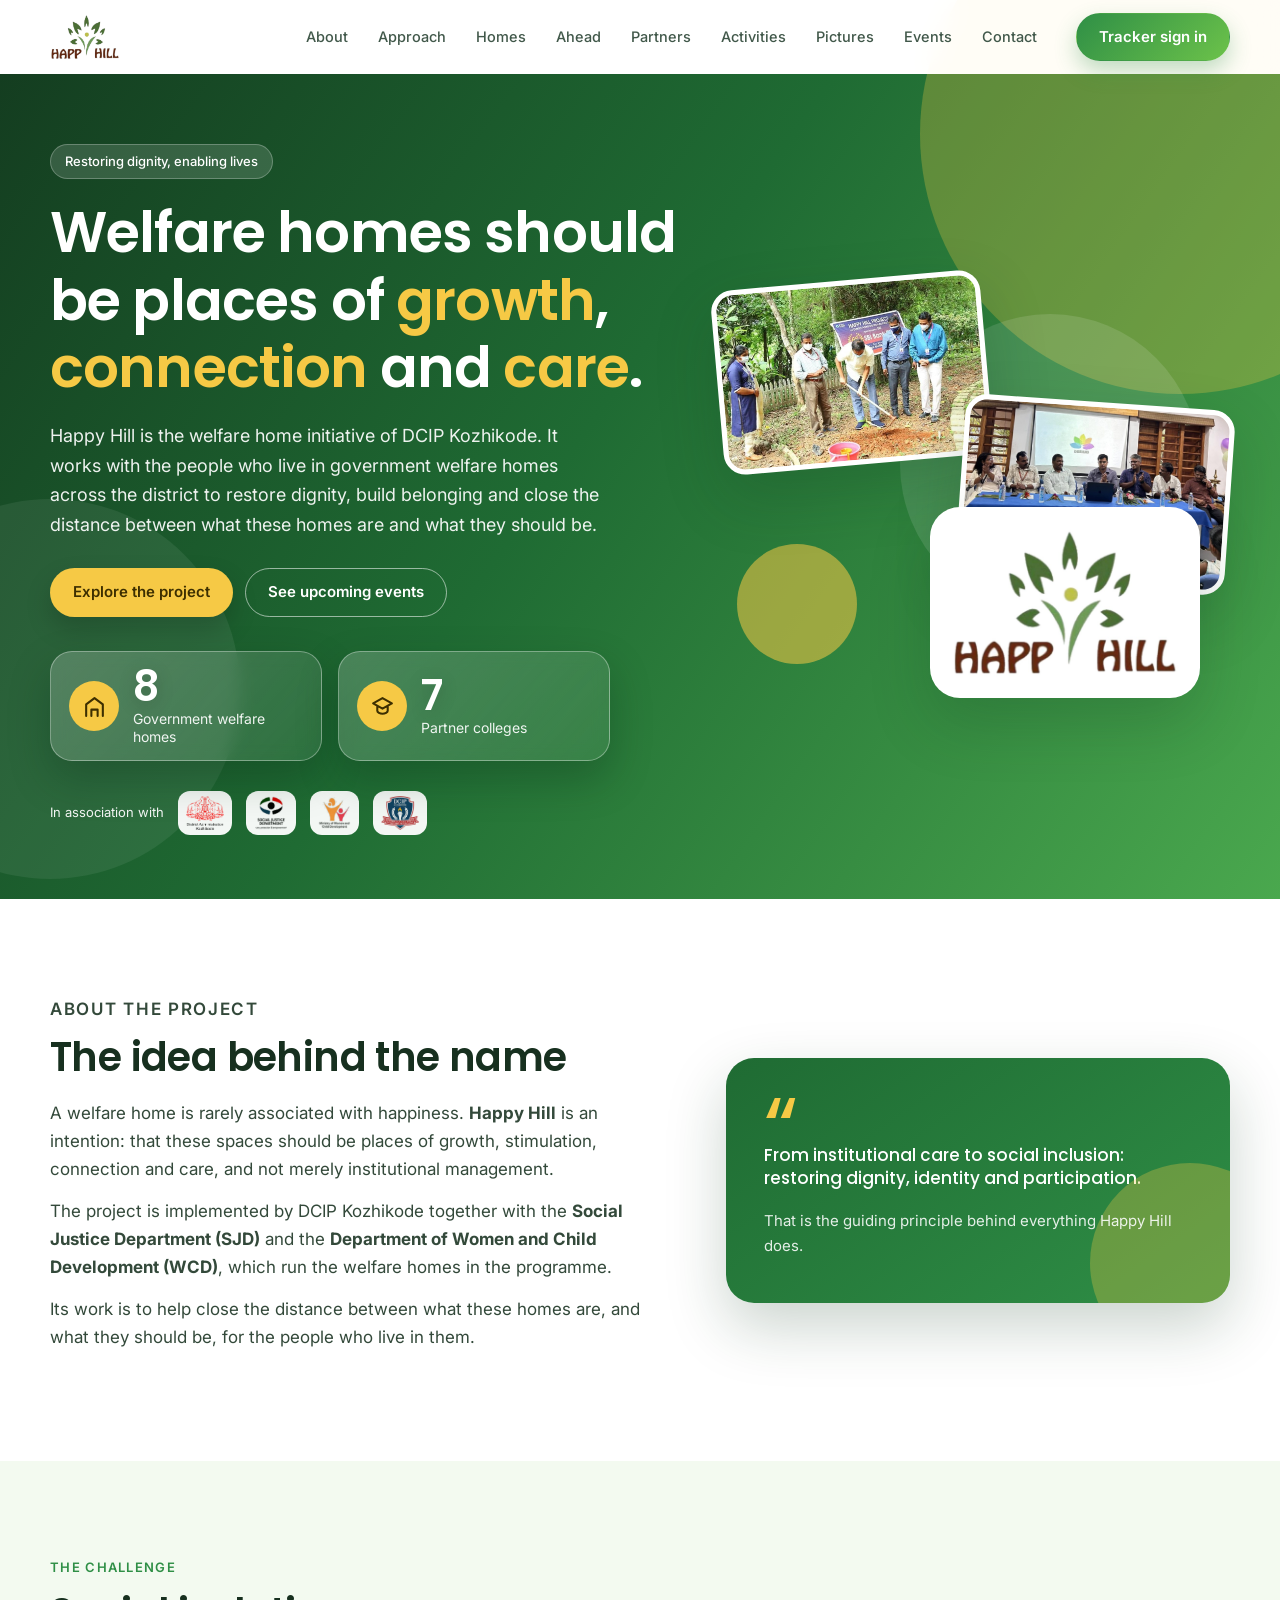
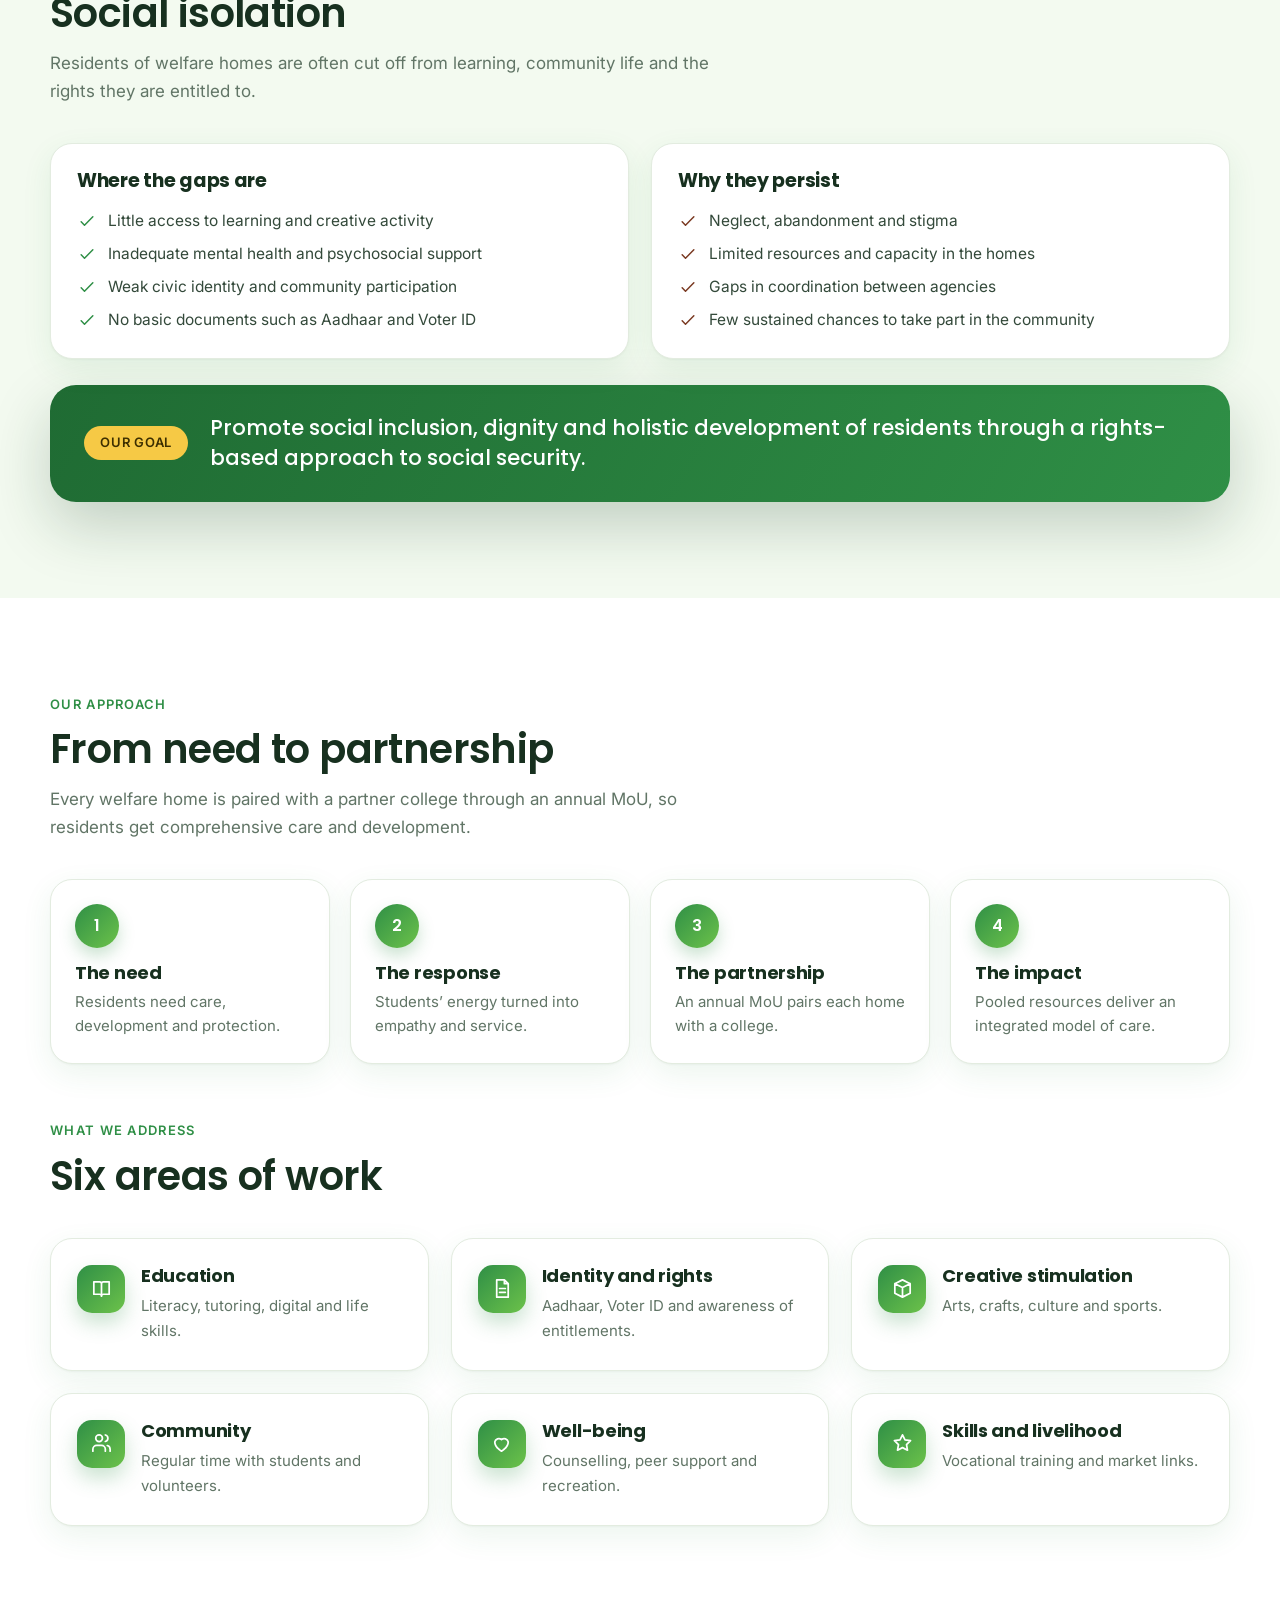
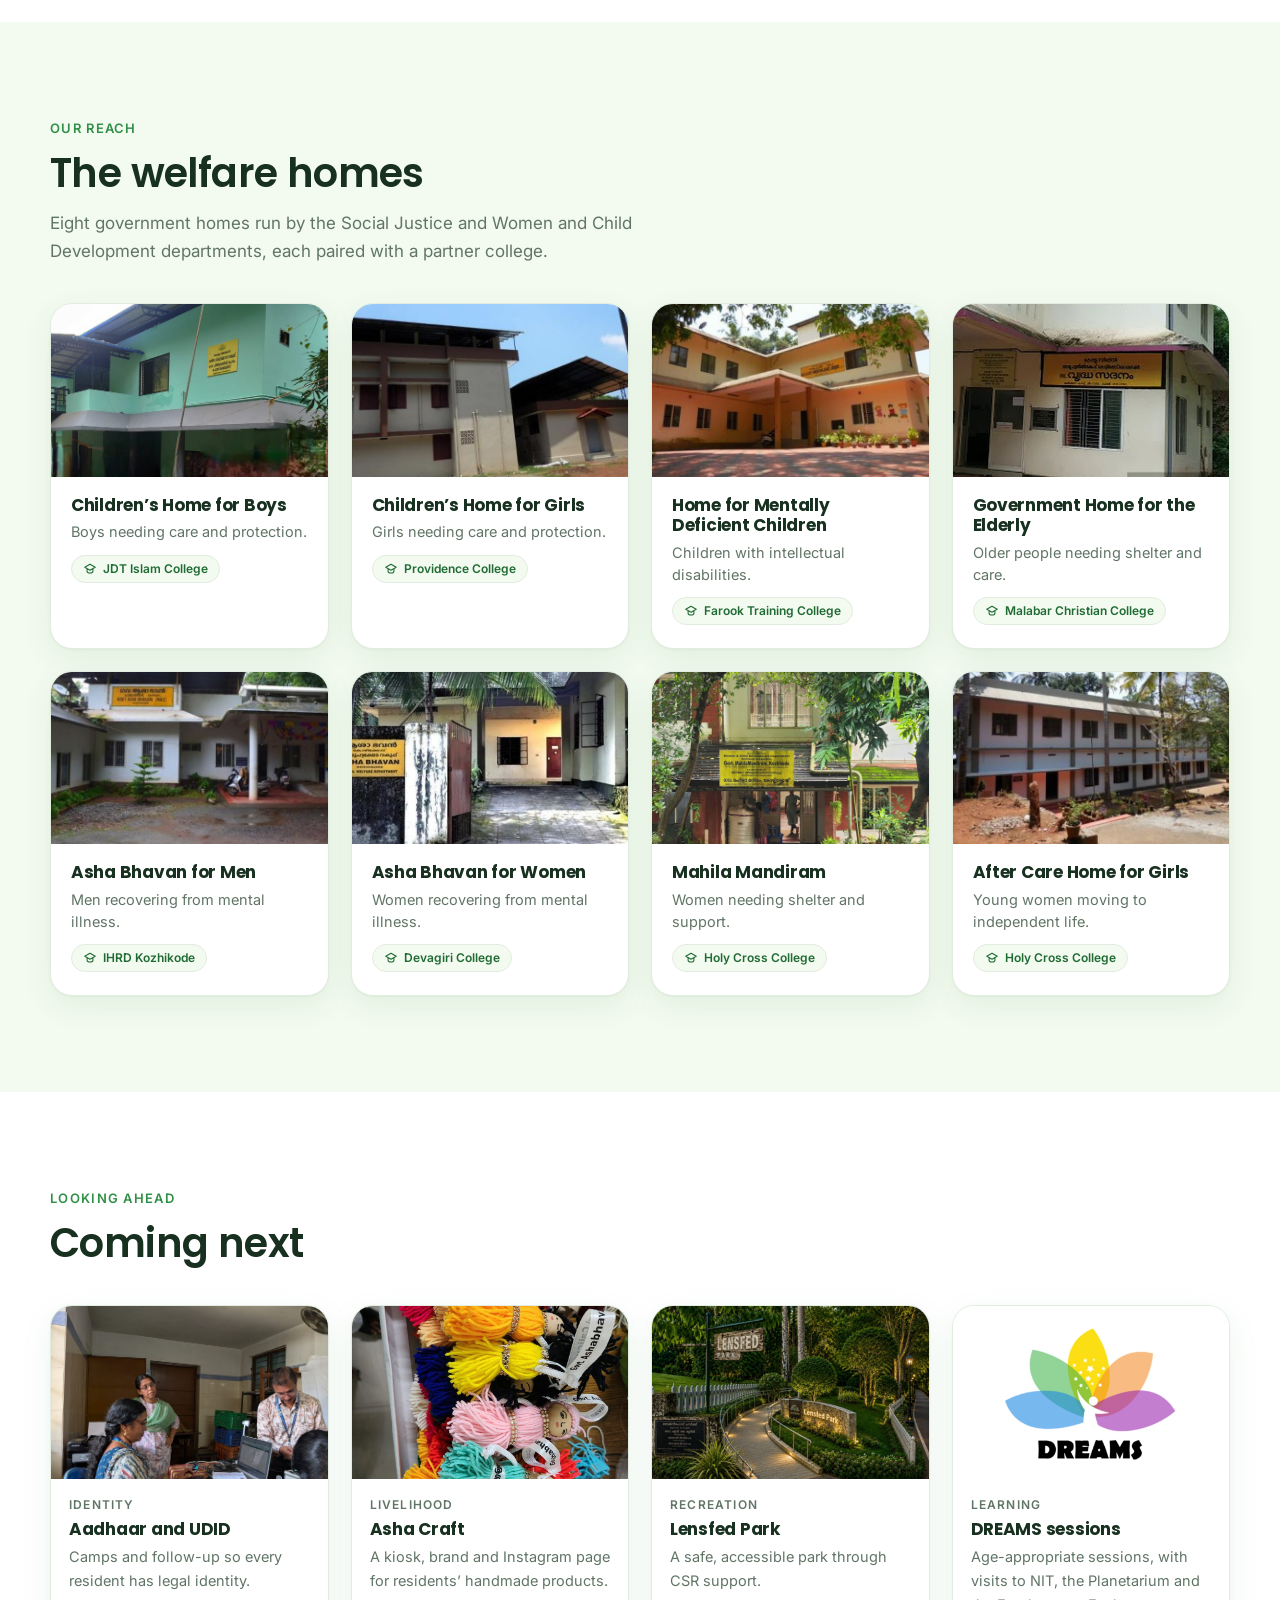
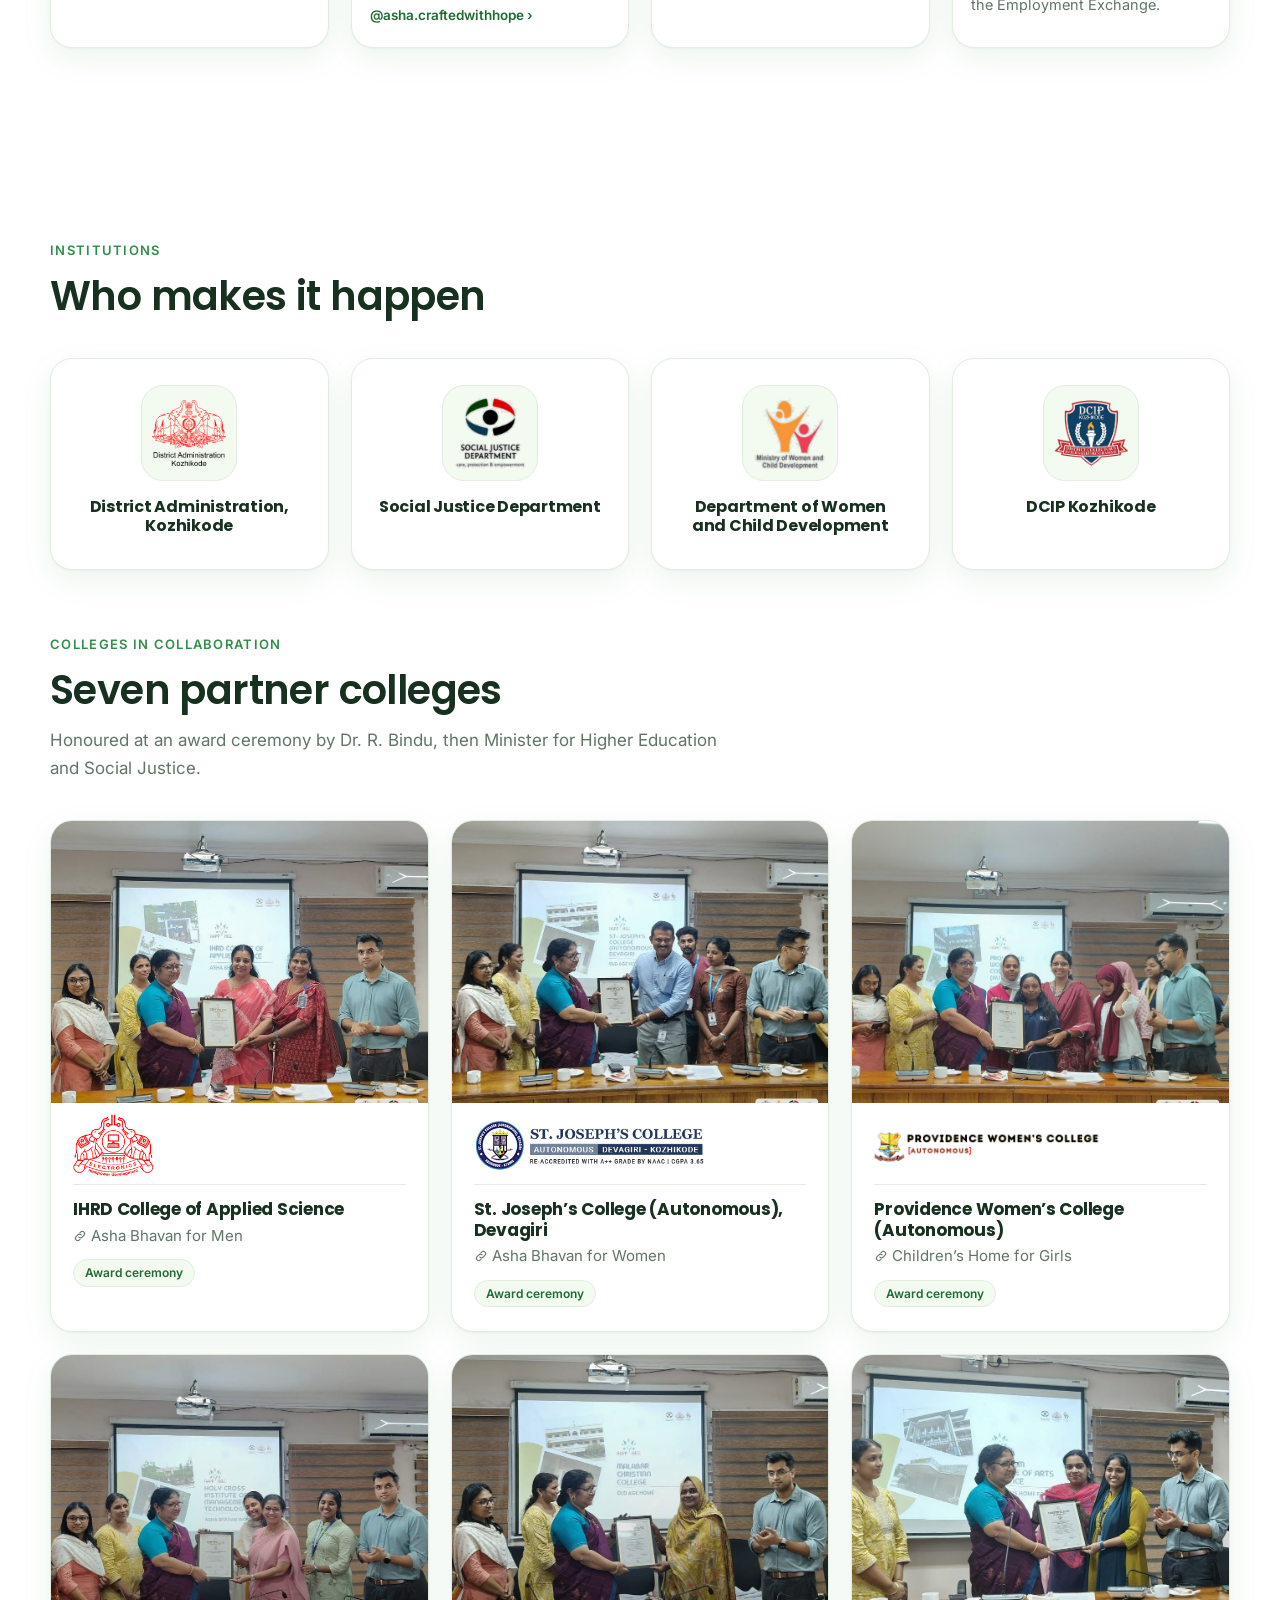
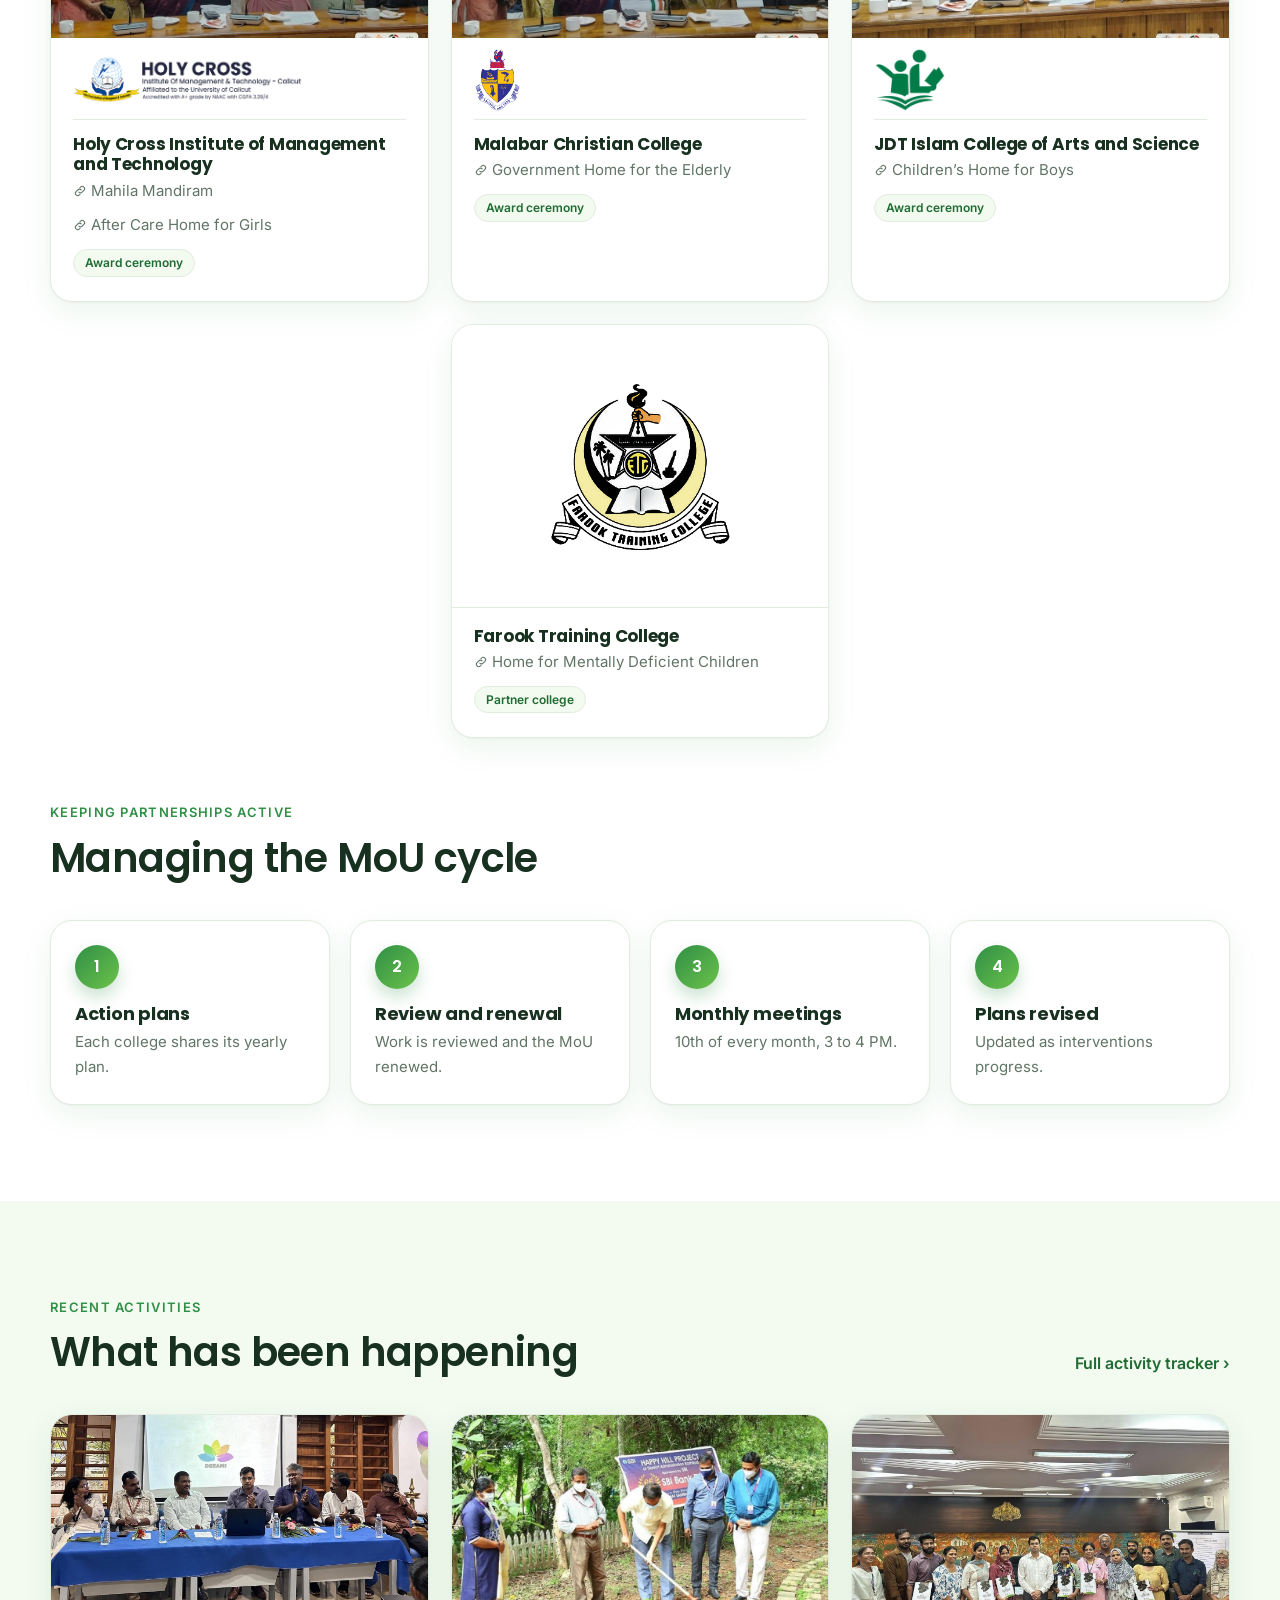
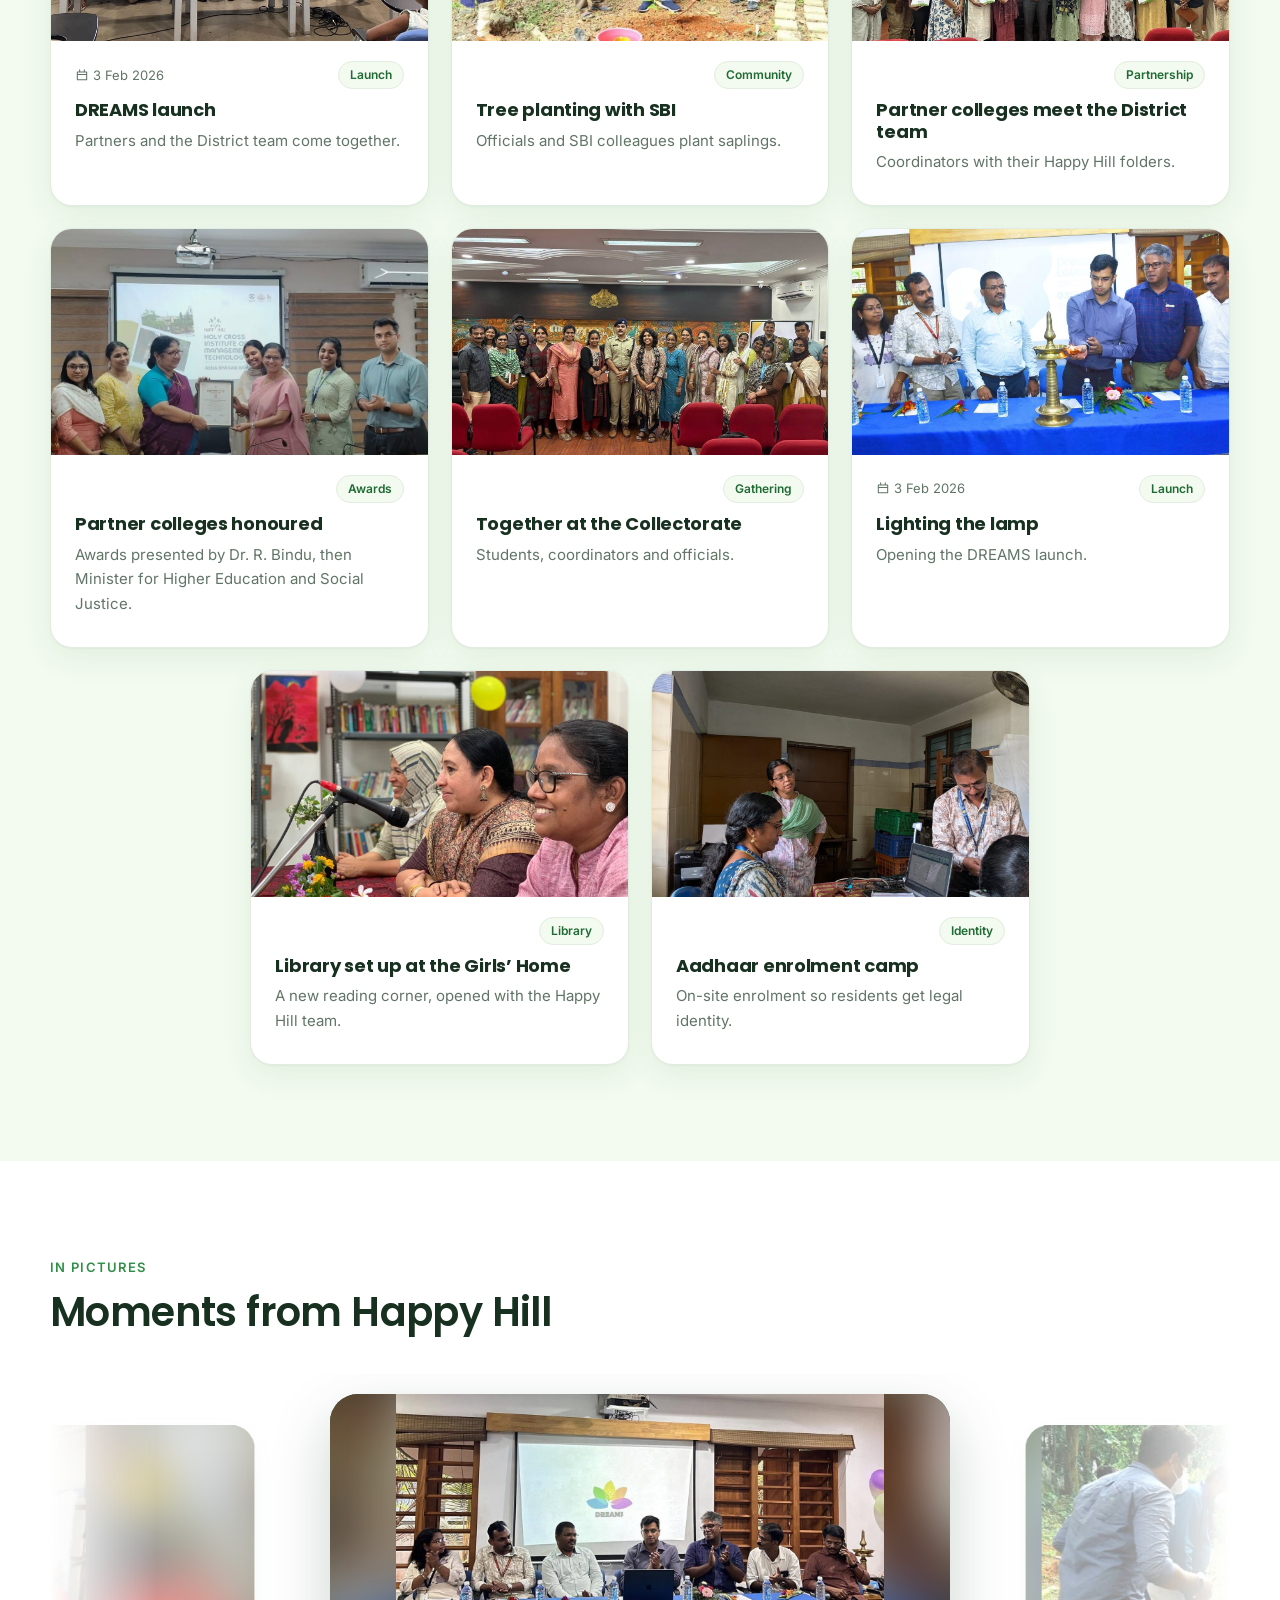
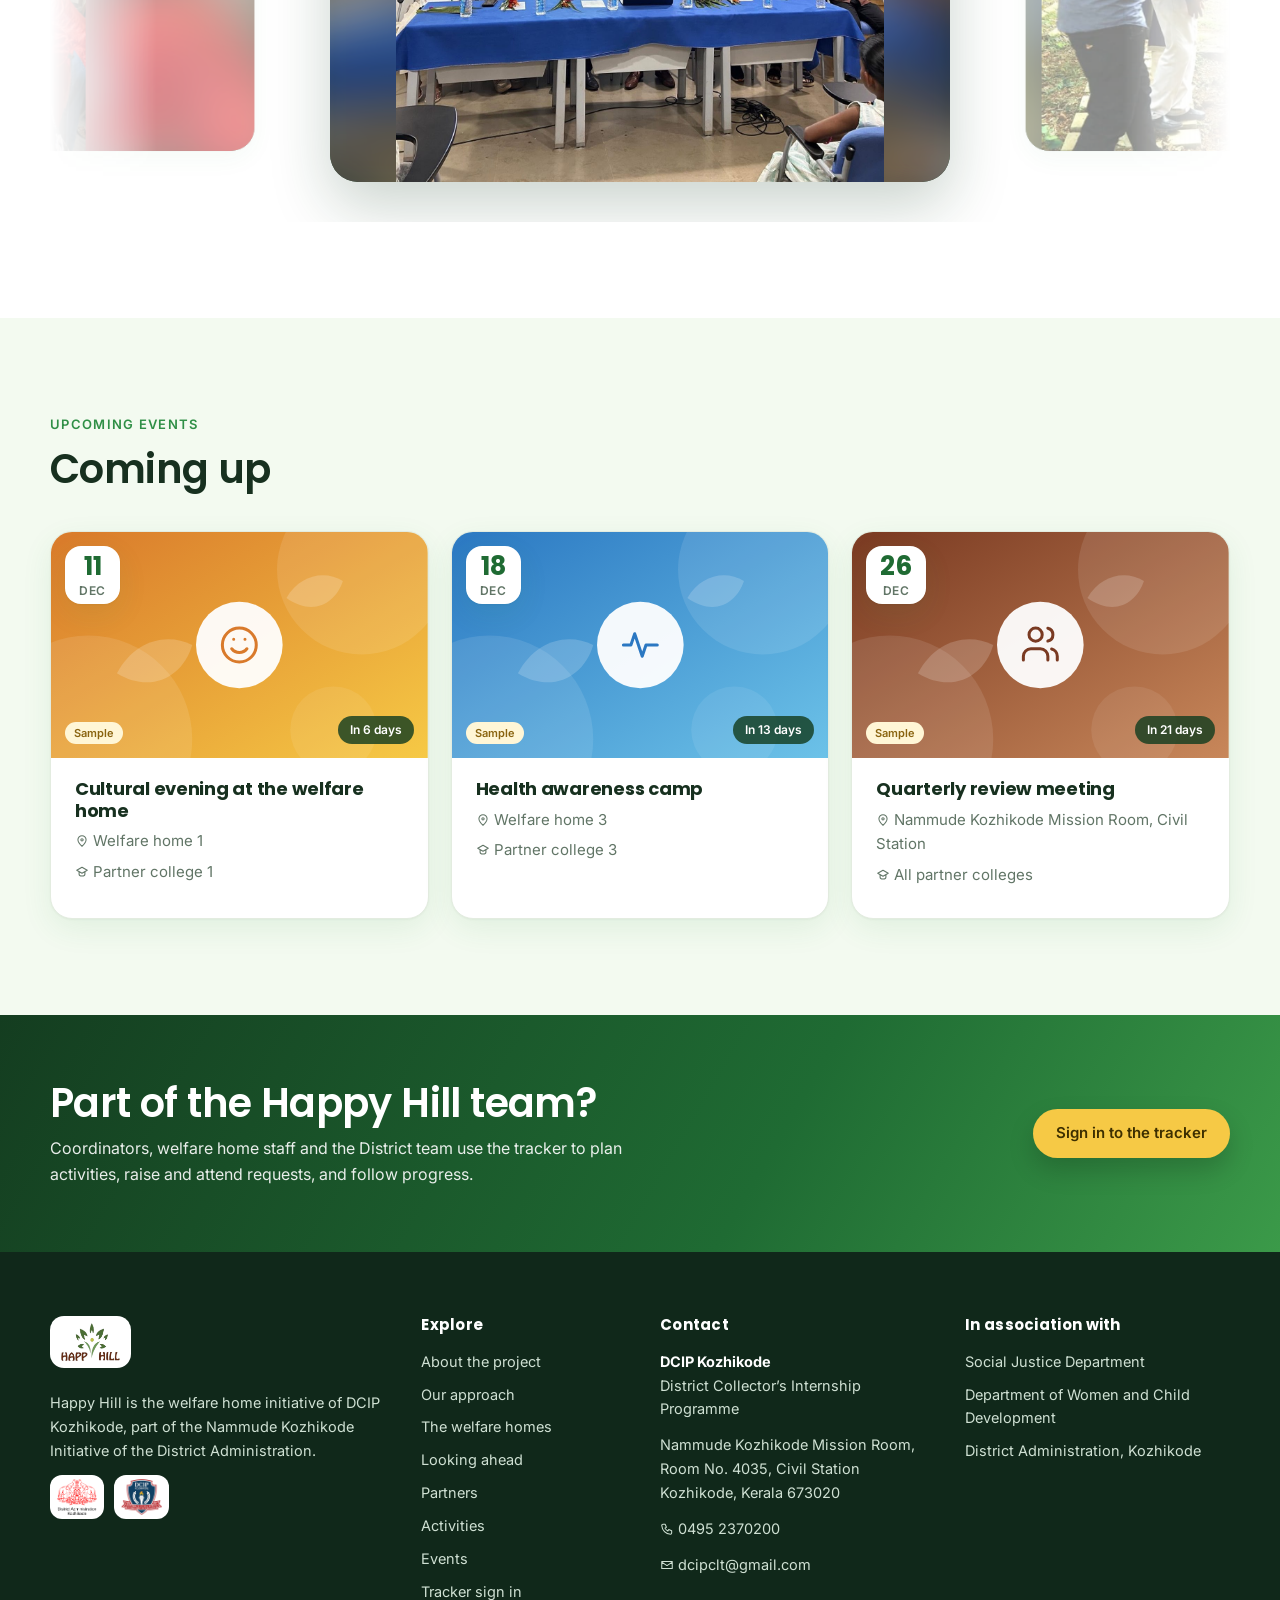
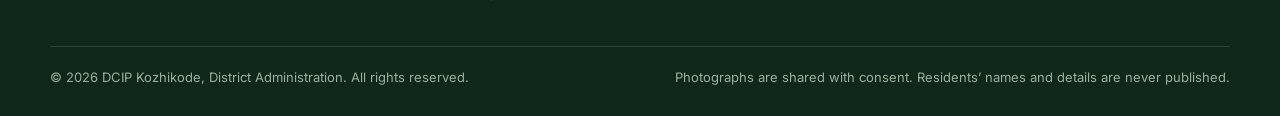
<file: index.html>
<!doctype html>
<html lang="en">
<head>
<meta charset="utf-8">
<meta name="viewport" content="width=device-width,initial-scale=1">
<title>Happy Hill | Welfare homes as places of growth, connection and care</title>
<meta name="description" content="Happy Hill is DCIP Kozhikode's welfare home initiative: partner colleges, expert institutions and the District Administration working with the Social Justice and Women and Child Development departments to restore dignity and build connection for residents of government welfare homes.">
<meta property="og:title" content="Happy Hill | DCIP Kozhikode">
<meta property="og:description" content="Restoring dignity, enabling lives: making government welfare homes places of growth, connection and care.">
<meta property="og:image" content="assets/happy-hill-logo.png">
<meta name="theme-color" content="#1f6b33">
<link rel="icon" href="assets/happy-hill-logo.png">
<link rel="preconnect" href="https://fonts.googleapis.com">
<link rel="preconnect" href="https://fonts.gstatic.com" crossorigin>
<link href="https://fonts.googleapis.com/css2?family=Inter:wght@400;500;600&family=Poppins:wght@500;600;700&display=swap" rel="stylesheet">
<link rel="stylesheet" href="css/landing.css">
</head>
<body>
<a class="skip" href="#main">Skip to content</a>

<header class="nav" id="top">
  <div class="wrap nav-in">
    <a class="brand" href="#top" aria-label="Happy Hill home"><img src="assets/happy-hill-logo.png" alt="Happy Hill"></a>
    <nav id="menu" aria-label="Main">
      <a href="#about">About</a>
      <a href="#approach">Approach</a>
      <a href="#homes">Homes</a>
      <a href="#ahead">Ahead</a>
      <a href="#partners">Partners</a>
      <a href="#activities">Activities</a>
      <a href="#pictures">Pictures</a>
      <a href="#events">Events</a>
      <a href="#contact">Contact</a>
    </nav>
    <a class="btn btn-solid" href="portal.html">Tracker sign in</a>
    <button class="burger" id="burger" aria-label="Open menu" aria-expanded="false"><span></span><span></span><span></span></button>
  </div>
</header>

<main id="main">
  <!-- HERO -->
  <section class="hero">
    <div class="wrap hero-in">
      <div class="hero-copy">
        <p class="eyebrow">Restoring dignity, enabling lives</p>
        <h1>Welfare homes should be places of <em>growth</em>, <em>connection</em> and <em>care</em>.</h1>
        <p class="lead">Happy Hill is the welfare home initiative of DCIP Kozhikode. It works with the people who live in government welfare homes across the district to restore dignity, build belonging and close the distance between what these homes are and what they should be.</p>
        <div class="cta">
          <a class="btn btn-sun" href="#about">Explore the project</a>
          <a class="btn btn-ghost" href="#events">See upcoming events</a>
        </div>
        <div class="stats" id="stats"></div>
        <div class="hero-logos" aria-label="In association with">
          <span>In association with</span>
          <img src="assets/district-logo.png" alt="District Administration, Kozhikode">
          <img src="assets/logos/sjd.png" alt="Social Justice Department">
          <img src="assets/logos/wcd.png" alt="Department of Women and Child Development">
          <img src="assets/dcip-logo.png" alt="DCIP Kozhikode" onerror="this.remove()">
        </div>
      </div>
      <div class="hero-art" aria-hidden="true">
        <div class="orb o1"></div><div class="orb o2"></div>
        <img class="hero-photo hp1" src="assets/photos/tree-planting-2.jpg" alt="">
        <img class="hero-photo hp2" src="assets/photos/dreams-stage.jpg" alt="">
        <img class="hero-logo" src="assets/happy-hill-logo.png" alt="">
      </div>
    </div>
  </section>

  <!-- ABOUT -->
  <section class="sec" id="about">
    <div class="wrap two">
      <div class="reveal">
        <p class="kicker">About the project</p>
        <h2>The idea behind the name</h2>
        <p>A welfare home is rarely associated with happiness. <strong>Happy Hill</strong> is an intention: that these spaces should be places of growth, stimulation, connection and care, and not merely institutional management.</p>
        <p>The project is implemented by DCIP Kozhikode together with the <strong>Social Justice Department (SJD)</strong> and the <strong>Department of Women and Child Development (WCD)</strong>, which run the welfare homes in the programme.</p>
        <p>Its work is to help close the distance between what these homes are, and what they should be, for the people who live in them.</p>
      </div>
      <div class="reveal quote-card">
        <div class="qmark">&ldquo;</div>
        <p class="q" id="principle"></p>
        <p class="qs">That is the guiding principle behind everything Happy Hill does.</p>
      </div>
    </div>
  </section>

  <!-- THE CHALLENGE -->
  <section class="sec tint" id="challenge">
    <div class="wrap">
      <div class="head reveal"><p class="kicker">The challenge</p><h2 id="problem-title">Social isolation</h2><p class="sub" id="problem-text"></p></div>
      <div class="grid g2">
        <article class="card list-card reveal"><h3>Where the gaps are</h3><ul class="ticks" id="gaps"></ul></article>
        <article class="card list-card reveal"><h3>Why they persist</h3><ul class="ticks soft" id="causes"></ul></article>
      </div>
      <div class="goal reveal"><span class="goal-k">Our goal</span><p id="goal-text"></p></div>
    </div>
  </section>

  <!-- APPROACH -->
  <section class="sec" id="approach">
    <div class="wrap">
      <div class="head reveal"><p class="kicker">Our approach</p><h2>From need to partnership</h2><p class="sub" id="mou-line"></p></div>
      <div class="steps" id="steps"></div>
      <div class="head reveal" style="margin-top:56px"><p class="kicker">What we address</p><h2>Six areas of work</h2></div>
      <div class="grid g3" id="components"></div>
    </div>
  </section>

  <!-- THE HOMES -->
  <section class="sec tint" id="homes">
    <div class="wrap">
      <div class="head reveal"><p class="kicker">Our reach</p><h2>The welfare homes</h2><p class="sub" id="homes-intro"></p></div>
      <div class="grid g4" id="home-cards"></div>
    </div>
  </section>

  <!-- LOOKING AHEAD -->
  <section class="sec" id="ahead">
    <div class="wrap">
      <div class="head reveal"><p class="kicker">Looking ahead</p><h2>Coming next</h2></div>
      <div id="ahead-rows"></div>
    </div>
  </section>

  <!-- PARTNERS -->
  <section class="sec" id="partners">
    <div class="wrap">
      <div class="head reveal"><p class="kicker">Institutions</p><h2>Who makes it happen</h2></div>
      <div class="grid g4 centered" id="institutions"></div>

      <div class="head reveal" style="margin-top:64px"><p class="kicker">Colleges in collaboration</p><h2>Seven partner colleges</h2><p class="sub">Honoured at an award ceremony by Dr. R. Bindu, then Minister for Higher Education and Social Justice.</p></div>
      <div class="grid g3 centered" id="colleges"></div>

      <div class="head reveal" style="margin-top:64px"><p class="kicker">Keeping partnerships active</p><h2>Managing the MoU cycle</h2></div>
      <div class="steps cycle" id="cycle"></div>
    </div>
  </section>

  <!-- ACTIVITIES -->
  <section class="sec tint" id="activities">
    <div class="wrap">
      <div class="head row reveal"><div><p class="kicker">Recent activities</p><h2>What has been happening</h2></div><a class="link" href="portal.html">Full activity tracker &rsaquo;</a></div>
      <div class="grid g3 centered" id="activity-cards"></div>
    </div>
  </section>

  <!-- PICTURES -->
  <section class="sec" id="pictures">
    <div class="wrap">
      <div class="head reveal"><p class="kicker">In pictures</p><h2>Moments from Happy Hill</h2></div>
      <div class="slider" id="slider" role="region" aria-roledescription="carousel" aria-label="Photographs from Happy Hill"><div class="track" id="track"></div></div>
    </div>
  </section>

  <!-- EVENTS -->
  <section class="sec tint" id="events">
    <div class="wrap">
      <div class="head reveal"><p class="kicker">Upcoming events</p><h2>Coming up</h2></div>
      <div class="grid g3" id="event-cards"></div>
    </div>
  </section>

  <!-- REPORTS (hidden while there are none) -->
  <section class="sec" id="reports">
    <div class="wrap">
      <div class="head reveal"><p class="kicker">Reports and documents</p><h2>Read and download</h2></div>
      <div class="grid g2" id="report-cards"></div>
    </div>
  </section>

  <!-- CTA -->
  <section class="band">
    <div class="wrap band-in">
      <div><h2>Part of the Happy Hill team?</h2><p>Coordinators, welfare home staff and the District team use the tracker to plan activities, raise and attend requests, and follow progress.</p></div>
      <a class="btn btn-sun" href="portal.html">Sign in to the tracker</a>
    </div>
  </section>
</main>

<footer class="foot" id="contact">
  <div class="wrap foot-in">
    <div class="f1">
      <img class="flogo" src="assets/happy-hill-logo.png" alt="Happy Hill">
      <p>Happy Hill is the welfare home initiative of DCIP Kozhikode, part of the Nammude Kozhikode Initiative of the District Administration.</p>
      <div class="flogos"><img src="assets/district-logo.png" alt="District Administration, Kozhikode"><img src="assets/dcip-logo.png" alt="DCIP Kozhikode" onerror="this.remove()"></div>
    </div>
    <div>
      <h3>Explore</h3>
      <ul>
        <li><a href="#about">About the project</a></li>
        <li><a href="#approach">Our approach</a></li>
        <li><a href="#homes">The welfare homes</a></li>
        <li><a href="#ahead">Looking ahead</a></li>
        <li><a href="#partners">Partners</a></li>
        <li><a href="#activities">Activities</a></li>
        <li><a href="#events">Events</a></li>
        <li><a href="portal.html">Tracker sign in</a></li>
      </ul>
    </div>
    <div>
      <h3>Contact</h3>
      <address id="contact-box"></address>
    </div>
    <div>
      <h3>In association with</h3>
      <ul>
        <li>Social Justice Department</li>
        <li>Department of Women and Child Development</li>
        <li>District Administration, Kozhikode</li>
      </ul>
    </div>
  </div>
  <div class="wrap foot-bar"><span>&copy; <span id="yr">2026</span> DCIP Kozhikode, District Administration. All rights reserved.</span><span>Photographs are shared with consent. Residents&rsquo; names and details are never published.</span></div>
</footer>

<script src="js/landing-data.js"></script>
<script src="js/landing.js"></script>
</body>
</html>
</file>
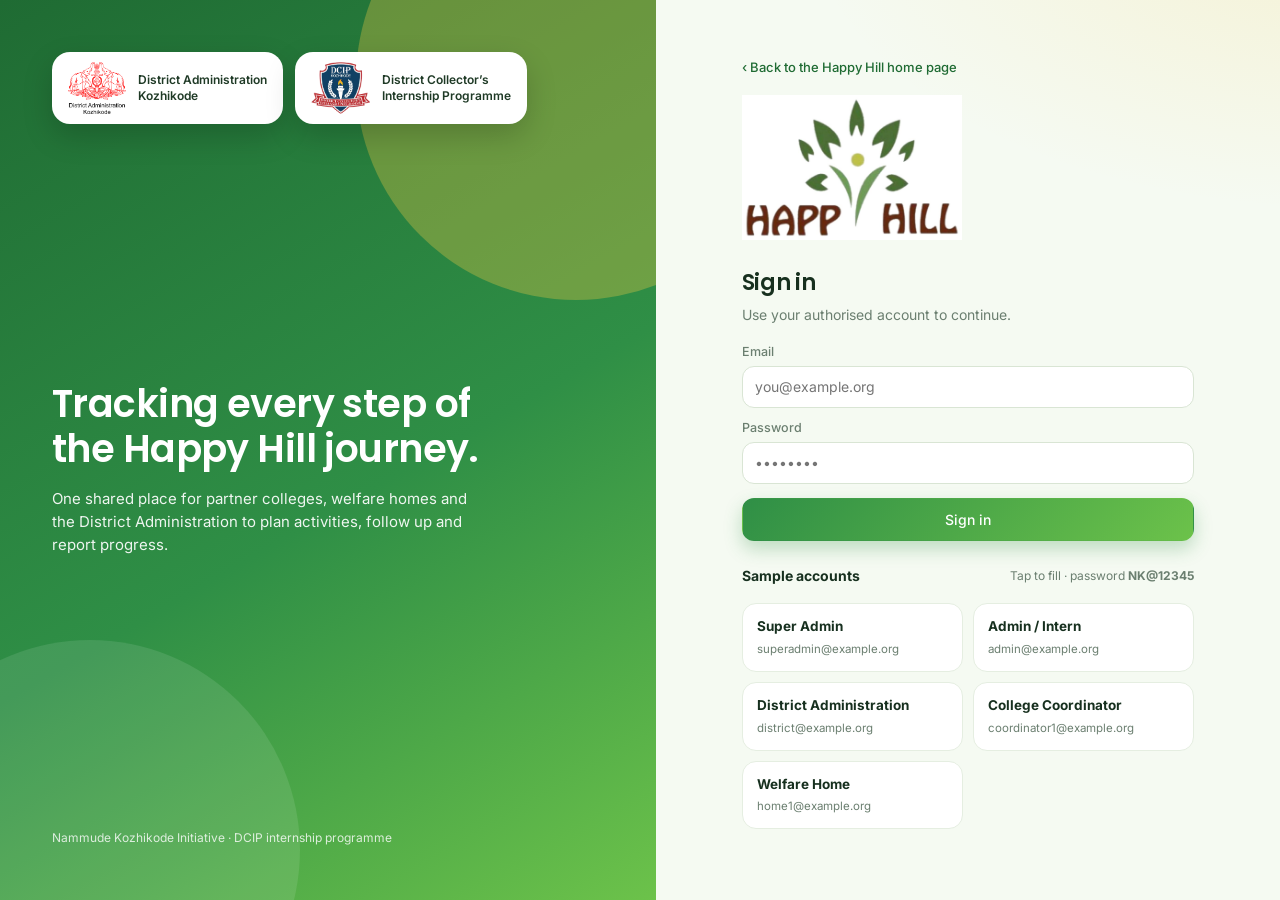
<file: portal.html>
<!doctype html>
<html lang="en">
<head>
<meta charset="utf-8">
<meta name="viewport" content="width=device-width,initial-scale=1">
<title>Happy Hill Tracker - Sign in</title>
<link rel="icon" href="assets/happy-hill-logo.png">
<link rel="preconnect" href="https://fonts.googleapis.com">
<link rel="preconnect" href="https://fonts.gstatic.com" crossorigin>
<link href="https://fonts.googleapis.com/css2?family=Inter:wght@400;500;600&family=Poppins:wght@500;600;700&display=swap" rel="stylesheet">
<link rel="stylesheet" href="css/styles.css">
</head>
<body>
<div id="app"></div>
<div id="modal-root"></div>
<div id="toast"></div>
<script src="js/config.js"></script>
<script src="js/data.js"></script>
<script src="js/app.js"></script>
</body>
</html>
</file>
<file: css/landing.css>
:root{
  --brand:#2f8f46;--brand-2:#6cc24a;--forest:#1f6b33;--deep:#143d20;--green-100:#e3f5de;--green-50:#f3faf0;
  --sun:#f6c945;--sun-bg:#fff6d6;--bark:#7a3a22;--bark-100:#f8ebe4;
  --ink:#17301f;--muted:#617566;--line:#e3ece0;--bg:#ffffff;
  --blue:#2b78c2;--violet:#7050c8;--red:#d2453a;
  --radius:22px;--shadow:0 1px 2px rgba(23,48,31,.04),0 10px 30px rgba(47,143,70,.09);--shadow-lg:0 24px 60px rgba(20,61,32,.22);
  --ease:cubic-bezier(.2,.7,.2,1);
}
*{box-sizing:border-box}
html{scroll-behavior:smooth;scroll-padding-top:84px}
html,body{overflow-x:clip}
body{margin:0;font-family:Inter,system-ui,Segoe UI,sans-serif;color:var(--ink);background:var(--bg);line-height:1.65;font-size:16px;-webkit-font-smoothing:antialiased}
h1,h2,h3{font-family:Poppins,Inter,sans-serif;margin:0;letter-spacing:-.015em;line-height:1.2}
p{margin:0 0 14px}
a{color:var(--forest)}
img,svg{max-width:100%}
.wrap{width:min(1180px,100% - 48px);margin:0 auto}
.skip{position:absolute;left:-999px;top:8px;background:#fff;padding:8px 14px;border-radius:10px;z-index:99}
.skip:focus{left:12px}
.muted{color:var(--muted)}
.ic{width:22px;height:22px;fill:none;stroke:currentColor;stroke-width:1.8;stroke-linecap:round;stroke-linejoin:round;flex:none}
.ic.xs{width:14px;height:14px;vertical-align:-2px}

/* buttons */
.btn{display:inline-flex;align-items:center;gap:8px;border-radius:999px;padding:11px 22px;font-weight:600;font-size:15px;text-decoration:none;border:1.5px solid transparent;transition:transform .2s var(--ease),box-shadow .2s,background .2s;white-space:nowrap}
.btn:hover{transform:translateY(-2px)}
.btn-solid{background:linear-gradient(135deg,var(--brand),var(--brand-2));color:#fff;box-shadow:0 10px 22px rgba(47,143,70,.3)}
.btn-sun{background:var(--sun);color:#3d2f00;box-shadow:0 12px 26px rgba(0,0,0,.18)}
.btn-ghost{border-color:rgba(255,255,255,.55);color:#fff}
.btn-ghost:hover{background:rgba(255,255,255,.14)}
.btn-line{border-color:var(--line);color:var(--forest);background:#fff;padding:9px 16px;font-size:14px}
.btn-line:hover{border-color:var(--brand-2);background:var(--green-50)}

/* header */
.nav{position:sticky;top:0;z-index:50;background:rgba(255,255,255,.82);backdrop-filter:blur(14px);transition:box-shadow .25s,background .25s}
.nav.scrolled{box-shadow:0 6px 24px rgba(23,48,31,.08);background:rgba(255,255,255,.94)}
.nav-in{display:flex;align-items:center;gap:26px;height:74px}
.brand img{height:46px;width:auto;display:block;mix-blend-mode:multiply}
#menu{display:flex;gap:4px;margin-left:auto}
#menu a{padding:8px 13px;border-radius:999px;text-decoration:none;color:#41584a;font-weight:500;font-size:14.5px;transition:background .2s,color .2s}
#menu a:hover{background:var(--green-50);color:var(--forest)}
#menu a.on{background:var(--green-100);color:var(--forest)}
.burger{display:none;border:0;background:var(--green-50);width:44px;height:44px;border-radius:12px;cursor:pointer;flex-direction:column;gap:5px;align-items:center;justify-content:center}
.burger span{display:block;width:20px;height:2px;background:var(--forest);border-radius:2px}

/* hero */
.hero{position:relative;color:#fff;background:linear-gradient(125deg,var(--deep) 0%,var(--forest) 45%,#4aa84e 100%);padding:70px 0 64px}
.hero::before,.hero::after{content:"";position:absolute;border-radius:50%;pointer-events:none}
.hero::before{width:520px;height:520px;right:-160px;top:-200px;background:rgba(246,201,69,.28)}
.hero::after{width:380px;height:380px;left:-140px;bottom:20px;background:rgba(255,255,255,.07)}
.hero-in{position:relative;z-index:1;display:grid;grid-template-columns:1.1fr .9fr;gap:40px;align-items:center;padding-bottom:70px}
.eyebrow{display:inline-block;background:rgba(255,255,255,.14);border:1px solid rgba(255,255,255,.25);padding:6px 14px;border-radius:999px;font-size:13px;font-weight:500;margin-bottom:20px}
.hero h1{font-size:clamp(34px,5vw,56px);font-weight:600;margin-bottom:20px}
.hero h1 em{font-style:normal;color:var(--sun)}
.lead{font-size:18px;opacity:.92;max-width:560px;margin-bottom:28px}
.cta{display:flex;gap:12px;flex-wrap:wrap;margin-bottom:34px}
.hero-logos{display:flex;align-items:center;gap:14px;flex-wrap:wrap;font-size:13px;opacity:.95}
.hero-logos img{height:46px;width:auto;background:#fff;border-radius:12px;padding:5px 8px}
.hero-art{position:relative;height:430px}
.orb{position:absolute;border-radius:50%}
.o1{width:300px;height:300px;right:30px;top:40px;background:rgba(255,255,255,.12)}
.o2{width:120px;height:120px;left:20px;bottom:40px;background:rgba(246,201,69,.55)}
.hero-logo{position:absolute;left:50%;top:50%;transform:translate(-50%,-52%);width:min(320px,70%);background:#fff;border-radius:30px;padding:26px;box-shadow:var(--shadow-lg);mix-blend-mode:normal}
.chip{position:absolute;background:#fff;color:var(--ink);border-radius:16px;padding:10px 16px;box-shadow:var(--shadow-lg);display:flex;flex-direction:column;line-height:1.3;animation:float 6s ease-in-out infinite}
.chip b{font-size:14px}.chip span{font-size:12px;color:var(--muted)}
.c1{right:6px;top:8px}.c2{left:0;top:236px;animation-delay:-2s}.c3{left:0;bottom:34px;animation-delay:-4s}
@keyframes float{0%,100%{transform:translateY(0)}50%{transform:translateY(-10px)}}
.stats{position:relative;z-index:3;display:grid;grid-template-columns:repeat(4,1fr);gap:16px;margin-top:8px}
.stat{background:rgba(255,255,255,.12);border:1px solid rgba(255,255,255,.26);backdrop-filter:blur(8px);color:#fff;border-radius:20px;padding:20px 22px;display:flex;flex-direction:column;gap:6px}
.stat b{font-family:Poppins;font-size:40px;font-weight:600;line-height:1;color:var(--sun)}
.stat span{font-size:14px;color:rgba(255,255,255,.9);line-height:1.4}

/* sections */
.sec{padding:96px 0}
.tint{background:var(--green-50)}
.head{margin-bottom:38px;max-width:680px}
.head.row{max-width:none;display:flex;justify-content:space-between;align-items:flex-end;gap:20px;flex-wrap:wrap}
.kicker{font-size:13px;font-weight:600;letter-spacing:.1em;text-transform:uppercase;color:var(--brand);margin-bottom:10px}
h2{font-size:clamp(28px,3.6vw,40px);font-weight:600}
.sub{color:var(--muted);font-size:17px;margin-top:12px}
.link{font-weight:600;text-decoration:none}
.link:hover{text-decoration:underline}
.two{display:grid;grid-template-columns:1.1fr .9fr;gap:60px;align-items:center}
.two p{font-size:17px;color:#33493a}
.two h2{margin-bottom:18px}
.quote-card{background:linear-gradient(145deg,var(--forest),#2f8f46);color:#fff;border-radius:28px;padding:44px 38px;position:relative;overflow:hidden;box-shadow:var(--shadow-lg)}
.quote-card::after{content:"";position:absolute;right:-60px;bottom:-60px;width:200px;height:200px;border-radius:50%;background:rgba(246,201,69,.3)}
.qmark{font-family:Poppins;font-size:90px;line-height:.6;color:var(--sun);height:42px}
.q{font-family:Poppins;font-size:24px;font-weight:500;line-height:1.4;color:#fff!important;margin-bottom:18px}
.q b{color:var(--sun)}
.qs{font-size:15px!important;color:rgba(255,255,255,.88)!important;margin:0;position:relative;z-index:1}

/* cards & grids */
.grid{display:grid;gap:22px}
.g2{grid-template-columns:repeat(2,1fr)}.g3{grid-template-columns:repeat(3,1fr)}.g4{grid-template-columns:repeat(4,1fr)}
.card{position:relative;background:#fff;border:1px solid var(--line);border-radius:var(--radius);box-shadow:var(--shadow);padding:26px;transition:transform .3s var(--ease),box-shadow .3s}
.card:hover{transform:translateY(-5px);box-shadow:0 18px 44px rgba(47,143,70,.16)}
.card h3{font-size:18px;margin-bottom:8px}
.card p{color:var(--muted);font-size:15px;margin:0}
.ico{width:58px;height:58px;border-radius:18px;display:grid;place-items:center;background:linear-gradient(135deg,var(--brand),var(--brand-2));color:#fff;margin-bottom:18px;box-shadow:0 10px 20px rgba(47,143,70,.25)}
.ico .ic{width:28px;height:28px}
.ico.sm{width:48px;height:48px;border-radius:15px;margin:0;flex:none}
.ico.sm .ic{width:23px;height:23px}
.prog,.col{display:flex;gap:16px;align-items:flex-start}
.col h3{margin-bottom:4px}.col p{margin-bottom:10px}
.pill{display:inline-block;font-size:12px;font-weight:600;padding:3px 11px;border-radius:999px;background:var(--green-100);color:var(--forest)}
.pill.soft{background:var(--green-50);border:1px solid var(--line)}
.pill.done{background:var(--green-100);color:var(--forest)}.pill.now{background:#e6f1fc;color:var(--blue)}.pill.next{background:var(--sun-bg);color:#8a6410}
.sample{position:absolute;top:12px;right:12px;background:var(--sun-bg);color:#8a6410;font-size:11px;font-weight:600;padding:2px 9px;border-radius:999px;z-index:2}
.inst{text-align:center}
.mark{width:96px;height:96px;margin:0 auto 16px;border-radius:22px;background:var(--green-50);border:1px solid var(--line);display:grid;place-items:center;font-family:Poppins;font-weight:600;font-size:20px;color:var(--forest);overflow:hidden}
.mark img{width:100%;height:100%;object-fit:contain;padding:10px}
.inst h3{font-size:16px}

/* timeline */
.timeline{list-style:none;margin:0 auto;padding:0;max-width:820px;position:relative}
.timeline::before{content:"";position:absolute;left:19px;top:8px;bottom:8px;width:3px;background:linear-gradient(var(--brand-2),var(--line));border-radius:3px}
.tl{position:relative;padding:0 0 22px 62px}
.dot{position:absolute;left:6px;top:14px;width:30px;height:30px;border-radius:50%;background:#fff;border:3px solid var(--line);display:grid;place-items:center;color:#fff}
.dot .ic{width:15px;height:15px;stroke-width:3}
.tl.done .dot{background:var(--brand);border-color:var(--brand)}
.tl.now .dot{border-color:var(--blue);box-shadow:0 0 0 6px rgba(43,120,194,.15)}
.tl.next .dot{border-color:var(--sun)}
.tl-card{background:#fff;border:1px solid var(--line);border-radius:20px;padding:20px 24px;box-shadow:var(--shadow)}
.tl-top{display:flex;gap:12px;align-items:center;margin-bottom:8px;font-size:13px}
.tl-card h3{font-size:18px;margin-bottom:6px}.tl-card p{margin:0;color:var(--muted);font-size:15px}

/* activity & event cards */
.act,.ev{padding:0;overflow:hidden}
.thumb{position:relative;aspect-ratio:5/3;overflow:hidden;background:var(--green-100)}
.thumb svg,.thumb img{width:100%;height:100%;object-fit:cover;display:block;transition:transform .6s var(--ease)}
.card:hover .thumb svg,.card:hover .thumb img{transform:scale(1.05)}
.body{padding:20px 24px 24px}
.meta{display:flex;justify-content:space-between;gap:10px;align-items:center;font-size:13px;color:var(--muted);margin-bottom:10px;flex-wrap:wrap}
.body p{margin-bottom:6px}
.date{position:absolute;left:14px;top:14px;background:#fff;border-radius:16px;padding:6px 14px;text-align:center;box-shadow:var(--shadow);line-height:1.1;z-index:2}
.date b{display:block;font-family:Poppins;font-size:26px;color:var(--forest)}
.date span{font-size:12px;font-weight:600;text-transform:uppercase;color:var(--muted);letter-spacing:.06em}
.when{position:absolute;right:14px;bottom:14px;background:rgba(20,61,32,.82);color:#fff;font-size:12px;font-weight:600;padding:4px 12px;border-radius:999px;z-index:2}
.ev .sample{top:auto;bottom:14px;right:auto;left:14px}
.rep{display:flex;gap:18px;align-items:center}
.rep .ico{margin:0;flex:none}
.grow{flex:1;min-width:0}
.rep h3{margin:8px 0 4px}
.soon{font-size:13px;color:var(--muted);background:var(--green-50);border:1px dashed var(--line);padding:8px 14px;border-radius:999px;white-space:nowrap}

/* call to action */
.band{background:linear-gradient(120deg,var(--deep),var(--forest) 60%,#3b9a49);color:#fff;padding:64px 0}
.band-in{display:flex;align-items:center;justify-content:space-between;gap:30px;flex-wrap:wrap}
.band h2{margin-bottom:8px}.band p{margin:0;max-width:620px;opacity:.9}

/* footer */
.foot{background:#10281a;color:#cfe0d3;padding-top:64px}
.foot-in{display:grid;grid-template-columns:1.5fr .9fr 1.2fr 1.2fr;gap:40px;padding-bottom:42px}
.foot h3{font-size:15px;color:#fff;margin-bottom:16px;letter-spacing:.02em}
.foot ul{list-style:none;margin:0;padding:0;display:flex;flex-direction:column;gap:9px;font-size:14.5px}
.foot a{color:#cfe0d3;text-decoration:none}
.foot a:hover{color:var(--sun)}
.foot p{font-size:14.5px;margin:0 0 12px}
.foot address{font-style:normal}
.foot address b{color:#fff}
.flogo{height:52px;background:#fff;border-radius:14px;padding:6px 10px;margin-bottom:16px}
.flogos{display:flex;gap:10px}
.flogos img{height:44px;background:#fff;border-radius:12px;padding:4px 7px}
.foot-bar{border-top:1px solid rgba(255,255,255,.12);padding:20px 0 28px;display:flex;justify-content:space-between;gap:16px;flex-wrap:wrap;font-size:13px;color:#98b19e}

/* reveal */
html.js .reveal{opacity:0;transform:translateY(18px);transition:opacity .7s var(--ease) var(--d,0ms),transform .7s var(--ease) var(--d,0ms)}
html.js .reveal.in{opacity:1;transform:none}
@media(prefers-reduced-motion:reduce){html{scroll-behavior:auto}*{animation:none!important;transition:none!important}html.js .reveal{opacity:1;transform:none}}

/* responsive */
@media(max-width:1000px){
  .hero-in{grid-template-columns:1fr}
  .hero-art{height:340px;max-width:520px;margin:0 auto;width:100%}
  .stats{grid-template-columns:repeat(2,1fr)}
  .two{grid-template-columns:1fr;gap:34px}
  .g3{grid-template-columns:repeat(2,1fr)}.g4{grid-template-columns:repeat(2,1fr)}
  .foot-in{grid-template-columns:1fr 1fr}
}
@media(max-width:1080px){
  .burger{display:flex;margin-left:auto}
  .nav-in{gap:12px}
  .nav .btn-solid{display:none}
  #menu{display:none;position:absolute;left:0;right:0;top:74px;background:#fff;flex-direction:column;padding:12px 24px 20px;box-shadow:0 18px 30px rgba(23,48,31,.12);border-top:1px solid var(--line)}
  .nav.open #menu{display:flex}
  #menu a{padding:12px 14px;font-size:16px}
  #menu::after{content:"";}
}
@media(max-width:640px){
  .sec{padding:68px 0}
  .wrap{width:min(1180px,100% - 36px)}
  .g2,.g3,.g4{grid-template-columns:1fr}
  .stats{grid-template-columns:1fr 1fr;gap:10px}
  .stat{padding:14px 16px}.stat b{font-size:30px}.stat span{font-size:12.5px}
  .hero{padding-top:34px}
  .hero-art{display:none}
  .hero-in{padding-bottom:40px}
  .chip{padding:8px 12px}.chip b{font-size:13px}
  .rep{flex-wrap:wrap}
  .foot-in{grid-template-columns:1fr}
  .quote-card{padding:34px 26px}.q{font-size:20px}
}

/* photos: hero, colleges, gallery, lightbox */
.hero-photo{position:absolute;object-fit:cover;border-radius:22px;border:5px solid #fff;box-shadow:var(--shadow-lg);background:#fff}
.hp1{width:270px;height:185px;left:0;top:6px;transform:rotate(-5deg);object-position:50% 45%}
.hp2{width:270px;height:185px;right:0;top:128px;transform:rotate(4deg);object-position:50% 58%}
.hero-logo{z-index:2;top:auto;left:auto;right:30px;bottom:6px;transform:none;width:min(270px,56%);padding:20px}
.chip{z-index:3}
.colc{padding:0;overflow:hidden}
.colc .thumb{aspect-ratio:4/3}
.colc .body{display:flex;gap:16px;align-items:flex-start;padding:20px 22px 24px}
.colc h3{margin-bottom:4px;font-size:17px}.colc p{margin-bottom:10px}
@media(max-width:1000px){.hp1,.hp2{display:none}}

/* slideshow */
.slider{position:relative;overflow:hidden;padding:20px 0 40px;-webkit-mask-image:linear-gradient(90deg,transparent,#000 9%,#000 91%,transparent);mask-image:linear-gradient(90deg,transparent,#000 9%,#000 91%,transparent)}
.track{position:relative;display:flex;gap:26px;width:max-content;will-change:transform;transition:transform 1s var(--ease)}
.track.jump{transition:none}
.slide{margin:0;flex:none;width:min(620px,78vw);aspect-ratio:16/10;border-radius:28px;overflow:hidden;position:relative;background:var(--deep);transform:scale(.84);opacity:.5;transition:transform 1s var(--ease),opacity 1s,box-shadow 1s;box-shadow:var(--shadow)}
.slide.on{transform:scale(1);opacity:1;box-shadow:var(--shadow-lg)}
.slide .bg{position:absolute;inset:-40px;background-size:cover;background-position:center;filter:blur(28px) saturate(1.15);opacity:.9}
.slide img{position:relative;width:100%;height:100%;object-fit:contain;object-position:center;display:block}
@media(prefers-reduced-motion:reduce){.track{transition:none}}

/* an odd number of colleges stays centred */
.grid.centered{display:flex;flex-wrap:wrap;justify-content:center}
.grid.centered>.card{flex:0 1 calc((100% - 44px)/3)}
@media(max-width:1000px){.grid.centered>.card{flex-basis:calc((100% - 22px)/2)}}
@media(max-width:640px){.grid.centered>.card{flex-basis:100%}}

/* the welfare homes */
.homelist{list-style:none;margin:22px 0 0;padding:0;display:grid;grid-template-columns:1fr 1fr;gap:12px}
.homelist li{display:flex;align-items:center;gap:12px;background:var(--green-50);border:1px solid var(--line);border-radius:16px;padding:12px 14px;font-weight:500;font-size:15px;color:var(--ink);line-height:1.35}
.homelist .ic{color:var(--brand);width:24px;height:24px}
.mosaic{display:grid;grid-template-columns:1fr 1fr;gap:14px;align-content:center}
.mo{margin:0;border-radius:22px;overflow:hidden;box-shadow:var(--shadow);aspect-ratio:16/10;background:var(--green-100)}
.mo img{width:100%;height:100%;object-fit:cover;display:block;transition:transform .6s var(--ease)}
.mo:hover img{transform:scale(1.06)}
.mo:nth-child(even){transform:translateY(22px)}
html.js .mo.reveal.in:nth-child(even){transform:translateY(22px)}
@media(max-width:1000px){.mo:nth-child(even),html.js .mo.reveal.in:nth-child(even){transform:none}}
@media(max-width:640px){.homelist{grid-template-columns:1fr}.mosaic{gap:10px}}

/* challenge, approach, homes, looking ahead */
.ticks{list-style:none;margin:16px 0 0;padding:0;display:flex;flex-direction:column;gap:10px}
.ticks li{display:flex;gap:11px;align-items:flex-start;font-size:15.5px;color:#33493a;line-height:1.5}
.ticks .ic{color:var(--brand);width:20px;height:20px;margin-top:2px}
.ticks.soft .ic{color:var(--bark)}
.list-card h3{font-size:19px;margin-bottom:2px}
.goal{margin-top:26px;background:linear-gradient(120deg,var(--forest),#2f8f46);color:#fff;border-radius:26px;padding:28px 34px;display:flex;gap:22px;align-items:center;box-shadow:var(--shadow-lg)}
.goal-k{flex:none;background:var(--sun);color:#3d2f00;font-weight:600;font-size:13px;letter-spacing:.06em;text-transform:uppercase;padding:6px 16px;border-radius:999px}
.goal p{margin:0;font-family:Poppins;font-weight:500;font-size:clamp(17px,2vw,21px);line-height:1.45}
.steps{display:grid;grid-template-columns:repeat(4,1fr);gap:20px}
.step{background:#fff;border:1px solid var(--line);border-radius:22px;padding:24px;box-shadow:var(--shadow);position:relative}
.step .num{display:grid;place-items:center;width:44px;height:44px;border-radius:50%;background:linear-gradient(135deg,var(--brand),var(--brand-2));color:#fff;font-family:Poppins;font-weight:600;margin-bottom:14px;box-shadow:0 8px 16px rgba(47,143,70,.25)}
.step h3{font-size:18px;margin-bottom:6px}.step p{margin:0;color:var(--muted);font-size:15px}
.mou-grid{margin-top:22px}
.hcard{padding:0;overflow:hidden}
.hcard .thumb{aspect-ratio:16/10}
.hcard .body{padding:18px 20px 22px}
.hcard h3{font-size:17px;margin-bottom:6px}
.hcard .who{color:var(--muted);font-size:14.5px;margin:0 0 12px;line-height:1.5}
.hcard .pill{display:inline-flex;align-items:center;gap:6px}
.ahead{display:grid;grid-template-columns:1fr 1fr;gap:56px;align-items:center;margin-bottom:64px}
.ahead:last-child{margin-bottom:0}
.ahead.flip .amedia{order:2}
.atext h3{font-size:clamp(24px,2.6vw,30px);margin-bottom:12px}
.atext>p{color:#33493a;font-size:16.5px}
.atext .btn{margin-top:4px}
.aart svg{display:block;width:100%;height:auto;aspect-ratio:4/3;border-radius:26px;box-shadow:var(--shadow-lg)}
.pgrid{display:grid;grid-template-columns:1fr 1fr;gap:12px}
.pgrid figure{margin:0;aspect-ratio:1/1;border-radius:22px;overflow:hidden;box-shadow:var(--shadow)}
.pgrid img,.ppair img{width:100%;height:100%;object-fit:cover;display:block}
.ppair{display:grid;grid-template-columns:1fr 1fr;gap:12px}
.ppair figure{margin:0;position:relative;aspect-ratio:3/4;border-radius:22px;overflow:hidden;box-shadow:var(--shadow)}
.ppair figcaption{position:absolute;left:12px;bottom:12px;background:rgba(20,61,32,.85);color:#fff;font-size:12.5px;font-weight:600;padding:4px 12px;border-radius:999px}
.dreams{background:#fff;border:1px solid var(--line);border-radius:26px;box-shadow:var(--shadow);padding:26px;display:grid;grid-template-columns:150px 1fr;gap:22px;align-items:center}
.dreams>img{width:100%;height:auto;border-radius:16px}
.visits{display:flex;flex-direction:column;gap:12px}
.visits div{background:var(--green-50);border:1px solid var(--line);border-radius:16px;padding:10px 14px}
.visits b{display:block;font-family:Poppins;font-size:15px}.visits span{font-size:13.5px;color:var(--muted);line-height:1.4}
.also{margin-top:30px;display:flex;gap:18px;align-items:flex-start;flex-wrap:wrap}
.also>b{flex:none;padding-top:6px;font-family:Poppins}
.tags{display:flex;flex-wrap:wrap;gap:10px;flex:1;min-width:260px}
.tag{background:var(--green-50);border:1px solid var(--line);border-radius:999px;padding:6px 14px;font-size:14px;color:#33493a}
.hero-logos{row-gap:10px}
.hero-logos img{height:44px}
.grid.centered>.card{flex:0 1 calc((100% - 44px)/3)}
.grid.g4.centered>.card{flex:0 1 calc((100% - 66px)/4)}
@media(max-width:1000px){.steps{grid-template-columns:1fr 1fr}.ahead{grid-template-columns:1fr;gap:26px;margin-bottom:48px}.ahead.flip .amedia{order:0}.goal{flex-direction:column;align-items:flex-start;gap:14px}}
@media(max-width:640px){.steps{grid-template-columns:1fr}.dreams{grid-template-columns:1fr}.dreams>img{max-width:150px}.goal{padding:22px}.hero-logos img{height:38px}}

/* keep long college names inside their cards on narrow screens */
.colc .body>div:last-child{min-width:0;flex:1}
.colc h3,.hcard h3{overflow-wrap:anywhere}
.grid.centered>.card{min-width:0}
@media(max-width:1000px){.grid.g4.centered>.card{flex-basis:calc((100% - 22px)/2)}}
@media(max-width:640px){.grid.g4.centered>.card{flex-basis:100%}.colc .pill{white-space:normal}}

/* looking ahead: four compact cards */
.nx{padding:0;overflow:hidden}
.nx .thumb{aspect-ratio:16/10}
.nx .thumb.logo{background:#fff;display:grid;place-items:center}
.nx .thumb.logo img{width:62%;height:auto;object-fit:contain}
.nx .body{padding:16px 18px 20px}
.nx .kicker{font-size:12px;margin-bottom:4px}
.nx h3{font-size:17px;margin-bottom:6px}
.nx p:not(.kicker){font-size:14.5px;margin:0 0 8px}
.link.sm{font-size:13.5px}
.stats{grid-template-columns:repeat(2,minmax(0,300px));justify-content:center}
@media(max-width:640px){.stats{grid-template-columns:1fr 1fr}}

/* college cards: the college's own logo on top, details below */
.colc .body{display:block;padding:18px 22px 24px}
.clogo{height:64px;display:flex;align-items:center;margin-bottom:14px;padding-bottom:14px;border-bottom:1px solid var(--line)}
.clogo img{max-height:64px;max-width:230px;width:auto;height:auto;object-fit:contain;display:block}
.cinfo{min-width:0}
.thumb.logoonly{background:#fff;display:grid;place-items:center;border-bottom:1px solid var(--line)}
.thumb.logoonly .bigl{width:auto;height:auto;max-width:56%;max-height:62%;object-fit:contain}

/* animated stat tiles */
.stats{grid-template-columns:repeat(2,minmax(0,330px));justify-content:center;gap:22px;margin-top:10px}
.stat{position:relative;overflow:hidden;flex-direction:row;align-items:center;gap:18px;padding:22px 28px;background:linear-gradient(135deg,rgba(255,255,255,.2),rgba(255,255,255,.07));border:1px solid rgba(255,255,255,.35);box-shadow:0 18px 40px rgba(8,40,20,.28);animation:statIn .9s var(--ease) both,statFloat 5s ease-in-out infinite;animation-delay:calc(var(--i)*.18s + .2s),calc(var(--i)*.6s + 1.2s)}
.stat::after{content:"";position:absolute;top:0;left:-60%;width:45%;height:100%;background:linear-gradient(100deg,transparent,rgba(255,255,255,.35),transparent);transform:skewX(-18deg);animation:shine 4.5s ease-in-out infinite;animation-delay:calc(var(--i)*1.2s + 1.8s)}
.sico{flex:none;width:64px;height:64px;border-radius:50%;display:grid;place-items:center;background:var(--sun);color:#3d2f00;box-shadow:0 0 0 0 rgba(246,201,69,.6);animation:pulse 2.6s ease-out infinite;animation-delay:calc(var(--i)*.7s + 1s)}
.sico .ic{width:30px;height:30px;stroke-width:2}
.stxt{display:flex;flex-direction:column;gap:2px;min-width:0}
.stat b{font-size:54px;line-height:1;font-variant-numeric:tabular-nums;color:#fff;text-shadow:0 4px 18px rgba(0,0,0,.18)}
.stat span{font-size:15.5px;color:rgba(255,255,255,.92)}
@keyframes statIn{from{opacity:0;transform:translateY(26px) scale(.96)}to{opacity:1;transform:none}}
@keyframes statFloat{0%,100%{translate:0 0}50%{translate:0 -7px}}
@keyframes shine{0%,55%{left:-60%}100%{left:130%}}
@keyframes pulse{0%{box-shadow:0 0 0 0 rgba(246,201,69,.55)}70%{box-shadow:0 0 0 18px rgba(246,201,69,0)}100%{box-shadow:0 0 0 0 rgba(246,201,69,0)}}
@media(max-width:640px){.stats{grid-template-columns:1fr;gap:14px}.stat{padding:16px 20px}.stat b{font-size:44px}.sico{width:54px;height:54px}}
@media(prefers-reduced-motion:reduce){.stat{animation:none}.stat::after,.sico{animation:none}}

/* stats now sit inside the hero text column, between the buttons and the partner logos */
.hero-copy .stats{grid-template-columns:repeat(2,minmax(0,1fr));justify-content:start;gap:16px;margin:0 0 30px;max-width:560px}
.hero-copy .stat{padding:14px 18px;gap:14px;border-radius:22px}
.hero-copy .sico{width:50px;height:50px}.hero-copy .sico .ic{width:25px;height:25px}
.hero-copy .stat b{font-size:42px}
.hero-copy .stat span{font-size:14px;line-height:1.3}
.hero{padding-bottom:0}
.hero-in{padding-bottom:64px}
@media(max-width:640px){.hero-copy .stats{grid-template-columns:1fr 1fr;gap:10px}.hero-copy .stat{flex-direction:column;align-items:flex-start;gap:8px;padding:14px}.hero-copy .stat b{font-size:36px}}
</file>
<file: css/styles.css>
:root{
  --brand:#2f8f46;--brand-2:#6cc24a;--brand-dark:#1f6b33;--green-900:#1b5a2b;--green-700:#2f8f46;--green-500:#6cc24a;--green-100:#e3f5de;--green-50:#f1faee;
  --sun:#f6c945;--sun-bg:#fff6d6;
  --brown-700:#7a3a22;--brown-100:#f8ebe4;
  --bg:#f5faf2;--card:#ffffff;--ink:#17301f;--muted:#6b7f70;--line:#e5eee1;
  --blue:#2b78c2;--blue-bg:#e6f1fc;--amber:#b7791f;--amber-bg:#fff3d4;--red:#d2453a;--red-bg:#fde9e6;--grey:#5f7064;--grey-bg:#eef3ec;--violet:#7050c8;--violet-bg:#efeafc;
  --radius:20px;--shadow:0 1px 2px rgba(23,48,31,.04),0 8px 28px rgba(47,143,70,.08);--shadow-lg:0 20px 60px rgba(23,48,31,.18);
  --ease:cubic-bezier(.2,.7,.2,1);
}
*{box-sizing:border-box}
html,body{margin:0}
body{font-family:Inter,system-ui,Segoe UI,sans-serif;color:var(--ink);font-size:14px;line-height:1.55;-webkit-font-smoothing:antialiased;
  background:
    radial-gradient(900px 500px at 105% -10%,rgba(246,201,69,.18),transparent 60%),
    radial-gradient(800px 520px at -10% 0%,rgba(108,194,74,.16),transparent 60%),
    var(--bg);
  background-attachment:fixed}
h1,h2,h3,.display{font-family:Poppins,Inter,sans-serif;margin:0;letter-spacing:-.015em}
h1{font-size:26px;font-weight:600}h2{font-size:17px;font-weight:600}h3{font-size:15px;font-weight:600}
a{color:var(--brand-dark)}
button{font:inherit;cursor:pointer}
.muted{color:var(--muted)}.small{font-size:12px}.right{text-align:right}
@keyframes rise{from{opacity:0;transform:translateY(10px)}to{opacity:1;transform:none}}
#view>*{animation:rise .45s var(--ease) both}
#view>*:nth-child(2){animation-delay:.05s}#view>*:nth-child(3){animation-delay:.1s}#view>*:nth-child(4){animation-delay:.15s}#view>*:nth-child(5){animation-delay:.2s}

/* layout */
.shell{display:grid;grid-template-columns:276px 1fr;min-height:100vh}
.sidebar{margin:14px 0 14px 14px;background:rgba(255,255,255,.85);backdrop-filter:blur(10px);border:1px solid var(--line);border-radius:26px;box-shadow:var(--shadow);padding:20px 14px;position:sticky;top:14px;height:calc(100vh - 28px);display:flex;flex-direction:column;gap:6px;overflow:auto}
.brand{padding:4px 8px 16px;border-bottom:1px solid var(--line);margin-bottom:8px}
.brand img{width:180px;max-width:100%;display:block}
.nav{display:flex;flex-direction:column;gap:3px}
.nav a{display:flex;align-items:center;gap:12px;padding:10px 14px;border-radius:14px;color:#41584a;text-decoration:none;font-weight:500;cursor:pointer;transition:background .2s,color .2s,transform .2s}
.nav a:hover{background:var(--green-50);color:var(--brand-dark);transform:translateX(2px)}
.nav a.active{background:linear-gradient(135deg,var(--brand),var(--brand-2));color:#fff;box-shadow:0 8px 20px rgba(47,143,70,.32)}
.nav svg{width:19px;height:19px;flex:none;stroke:currentColor;fill:none;stroke-width:1.8;stroke-linecap:round;stroke-linejoin:round}
.side-foot{margin-top:auto;padding:14px 6px 2px;border-top:1px solid var(--line);display:flex;flex-direction:column;gap:10px}
.side-logos{display:flex;align-items:center;gap:12px}
.side-logos img{height:50px;width:auto;object-fit:contain}
.main{padding:26px 34px 56px;min-width:0}
.topbar{display:flex;align-items:center;gap:12px;margin-bottom:22px;flex-wrap:wrap}
.topbar .grow{flex:1;min-width:200px}
.btn.menu-btn{display:none}
.user-chip{display:flex;align-items:center;gap:10px;background:#fff;border:1px solid var(--line);border-radius:999px;padding:5px 16px 5px 5px;box-shadow:var(--shadow)}
.avatar{width:34px;height:34px;border-radius:50%;background:linear-gradient(135deg,var(--brand),var(--brand-2));color:#fff;display:grid;place-items:center;font-weight:600;font-size:13px}
.user-chip b{display:block;font-size:13px;line-height:1.2}.user-chip span{font-size:11px;color:var(--muted)}

/* hero */
.hero{position:relative;overflow:hidden;border-radius:26px;padding:28px 32px;color:#fff;margin-bottom:18px;
  background:linear-gradient(120deg,#1f6b33 0%,#2f8f46 52%,#6cc24a 100%);box-shadow:0 18px 44px rgba(47,143,70,.28);display:flex;align-items:center;justify-content:space-between;gap:20px;flex-wrap:wrap}
.hero::before,.hero::after{content:"";position:absolute;border-radius:50%;pointer-events:none}
.hero::before{width:300px;height:300px;right:-70px;top:-130px;background:rgba(246,201,69,.34)}
.hero::after{width:200px;height:200px;right:150px;bottom:-130px;background:rgba(255,255,255,.12)}
.hero>*{position:relative;z-index:1}
.hero h2{font-size:25px;font-weight:600;margin-bottom:4px}
.hero p{margin:0;opacity:.92;max-width:520px}
.hero .btn{background:#fff;border-color:#fff;color:var(--brand-dark);font-weight:600;box-shadow:0 8px 20px rgba(0,0,0,.14)}
.hero .btn:hover{background:var(--sun-bg)}
.hero-logos{display:flex;gap:10px;align-items:center}

/* cards & grids */
.card{background:var(--card);border:1px solid var(--line);border-radius:var(--radius);box-shadow:var(--shadow);padding:20px}
.card-head{display:flex;align-items:center;justify-content:space-between;gap:10px;margin-bottom:14px;flex-wrap:wrap}
.grid{display:grid;gap:16px}
.g-kpi{grid-template-columns:repeat(auto-fit,minmax(138px,1fr))}
.g-2{grid-template-columns:repeat(auto-fit,minmax(340px,1fr))}
.kpi{display:flex;flex-direction:column;gap:2px;transition:transform .25s var(--ease),box-shadow .25s}
.kpi:hover{transform:translateY(-3px);box-shadow:0 14px 34px rgba(47,143,70,.16)}
.kpi .n{font-family:Poppins;font-size:32px;font-weight:600;line-height:1.1;font-variant-numeric:tabular-nums}
.kpi .l{color:var(--muted);font-size:12.5px}
.kpi .ic{width:40px;height:40px;border-radius:13px;display:grid;place-items:center;margin-bottom:10px}
.kpi .ic svg{width:20px;height:20px;stroke:currentColor;fill:none;stroke-width:1.9;stroke-linecap:round;stroke-linejoin:round}
.t-green{background:var(--green-100);color:var(--brand-dark)}.t-blue{background:var(--blue-bg);color:var(--blue)}.t-amber{background:var(--amber-bg);color:var(--amber)}.t-red{background:var(--red-bg);color:var(--red)}.t-grey{background:var(--grey-bg);color:var(--grey)}.t-violet{background:var(--violet-bg);color:var(--violet)}.t-brown{background:var(--brown-100);color:var(--brown-700)}

/* chips */
.chip{display:inline-flex;align-items:center;gap:6px;padding:3px 11px;border-radius:999px;font-size:12px;font-weight:500;white-space:nowrap}
.chip::before{content:"";width:6px;height:6px;border-radius:50%;background:currentColor}

/* table */
.table-wrap{overflow-x:auto}
table{width:100%;border-collapse:separate;border-spacing:0}
th{text-align:left;font-size:11.5px;text-transform:uppercase;letter-spacing:.07em;color:var(--muted);font-weight:600;padding:10px 14px;background:var(--green-50);white-space:nowrap}
th:first-child{border-radius:12px 0 0 12px}th:last-child{border-radius:0 12px 12px 0}
td{padding:13px 14px;border-bottom:1px solid var(--line);vertical-align:middle}
tr:last-child td{border-bottom:0}
tbody tr.click{cursor:pointer;transition:background .15s}tbody tr.click:hover{background:var(--green-50)}
td .sub{color:var(--muted);font-size:12px}

/* controls */
.btn{border:1px solid var(--line);background:#fff;color:var(--ink);border-radius:12px;padding:9px 16px;font-weight:500;display:inline-flex;align-items:center;gap:7px;transition:transform .15s,box-shadow .2s,background .2s}
.btn:hover{background:var(--green-50);transform:translateY(-1px)}
.btn.primary{background:linear-gradient(135deg,var(--brand),var(--brand-2));border-color:transparent;color:#fff;box-shadow:0 8px 18px rgba(47,143,70,.28)}
.btn.primary:hover{box-shadow:0 12px 24px rgba(47,143,70,.38)}
.btn.danger{color:var(--red)}
.btn.sm{padding:5px 11px;font-size:12.5px;border-radius:10px}
.btn svg{width:15px;height:15px;stroke:currentColor;fill:none;stroke-width:2;stroke-linecap:round;stroke-linejoin:round}
.toolbar{display:flex;gap:10px;flex-wrap:wrap;align-items:center;margin-bottom:16px}
input,select,textarea{font:inherit;color:var(--ink);background:#fff;border:1px solid #d9e5d4;border-radius:12px;padding:9px 12px;width:100%;transition:border-color .2s,box-shadow .2s}
input:focus,select:focus,textarea:focus{outline:0;border-color:var(--brand-2);box-shadow:0 0 0 4px rgba(108,194,74,.2)}
.toolbar input,.toolbar select{width:auto;min-width:160px}
label{display:block;font-size:12.5px;font-weight:500;margin-bottom:5px;color:var(--muted)}
.form{display:grid;grid-template-columns:1fr 1fr;gap:14px}
.form .full{grid-column:1/-1}
.check{display:flex;align-items:center;gap:8px;font-size:13.5px;color:var(--ink)}
.check input{width:auto}

/* progress */
.bar{height:8px;border-radius:99px;background:var(--grey-bg);overflow:hidden}
.bar>i{display:block;height:100%;background:linear-gradient(90deg,var(--brand-2),var(--brand));border-radius:99px;transition:width .8s var(--ease)}
.donut{width:156px;height:156px;border-radius:50%;display:grid;place-items:center;flex:none}
.donut>div{width:110px;height:110px;border-radius:50%;background:#fff;display:grid;place-items:center;text-align:center;box-shadow:inset 0 0 0 1px var(--line)}
.donut b{font-family:Poppins;font-size:26px;display:block;line-height:1}
.legend{display:flex;flex-direction:column;gap:7px;font-size:13px}
.legend i{display:inline-block;width:10px;height:10px;border-radius:4px;margin-right:8px}
.bars{display:flex;align-items:flex-end;gap:14px;height:150px;padding-top:10px}
.bars div{flex:1;display:flex;flex-direction:column;align-items:center;justify-content:flex-end;height:100%;gap:6px;font-size:12px;color:var(--muted)}
.bars span{width:100%;max-width:46px;background:linear-gradient(180deg,var(--brand-2),var(--brand));border-radius:10px 10px 4px 4px;min-height:4px}
.bars b{color:var(--ink);font-size:12.5px}

/* calendar */
.cal{display:grid;grid-template-columns:repeat(7,1fr);gap:7px}
.cal .dow{font-size:11px;text-transform:uppercase;letter-spacing:.06em;color:var(--muted);text-align:center;padding:4px}
.cal .day{min-height:96px;border:1px solid var(--line);border-radius:14px;padding:7px;background:#fff;overflow:hidden}
.cal .day.out{opacity:.4}.cal .day.today{border-color:var(--brand);background:var(--green-50);box-shadow:0 0 0 2px rgba(47,143,70,.18)}
.cal .day .d{font-size:12px;font-weight:600;margin-bottom:4px}
.ev{display:block;width:100%;text-align:left;border:0;border-radius:7px;padding:2px 7px;font-size:11px;margin-bottom:3px;white-space:nowrap;overflow:hidden;text-overflow:ellipsis}

/* modal */
.overlay{position:fixed;inset:0;background:rgba(23,48,31,.42);backdrop-filter:blur(4px);display:grid;place-items:center;z-index:50;padding:16px;animation:fade .2s both}
@keyframes fade{from{opacity:0}to{opacity:1}}
.modal{background:#fff;border-radius:24px;width:min(700px,100%);max-height:92vh;overflow:auto;padding:26px;box-shadow:var(--shadow-lg);animation:rise .3s var(--ease) both}
.modal-head{display:flex;justify-content:space-between;align-items:flex-start;gap:12px;margin-bottom:18px}
.x{border:0;background:var(--grey-bg);width:32px;height:32px;border-radius:50%;color:var(--ink)}
.x:hover{background:var(--green-100)}
.modal-foot{display:flex;justify-content:flex-end;gap:10px;margin-top:20px;flex-wrap:wrap}
.kv{display:grid;grid-template-columns:140px 1fr;gap:9px 14px}
.kv dt{color:var(--muted);font-size:12.5px}.kv dd{margin:0}
.timeline{list-style:none;padding:0;margin:0;border-left:2px solid var(--green-100);margin-left:6px}
.timeline li{padding:0 0 12px 18px;position:relative;font-size:13px}
.timeline li::before{content:"";position:absolute;left:-7px;top:5px;width:12px;height:12px;border-radius:50%;background:linear-gradient(135deg,var(--brand),var(--brand-2));border:2px solid #fff}

#toast{position:fixed;bottom:24px;left:50%;transform:translateX(-50%) translateY(20px);background:var(--green-900);color:#fff;padding:11px 20px;border-radius:14px;opacity:0;transition:.25s;pointer-events:none;z-index:99;box-shadow:var(--shadow-lg)}
#toast.show{opacity:1;transform:translateX(-50%)}

/* login */
.login{min-height:100vh;display:grid;grid-template-columns:1.05fr 1fr}
.login-art{background:linear-gradient(150deg,#1f6b33 0%,#2f8f46 55%,#6cc24a 100%);color:#fff;padding:52px;display:flex;flex-direction:column;justify-content:space-between;position:relative;overflow:hidden}
.login-art::before{content:"";position:absolute;right:-140px;top:-140px;width:440px;height:440px;border-radius:50%;background:rgba(246,201,69,.32)}
.login-art::after{content:"";position:absolute;left:-120px;bottom:-160px;width:420px;height:420px;border-radius:50%;background:rgba(255,255,255,.1)}
.login-art>*{position:relative;z-index:1}
.login-art h1{font-size:38px;line-height:1.18;max-width:460px;font-weight:600}
.login-art p{max-width:440px;opacity:.92;font-size:15px}
.badges{display:flex;gap:12px;flex-wrap:wrap}
.login-art .badge{background:#fff;border-radius:18px;padding:10px 16px;display:inline-flex;align-items:center;gap:12px;color:#1f3a26;box-shadow:0 12px 30px rgba(0,0,0,.18)}
.login-art .badge img{height:52px;width:auto}
.login-art .badge span{font-size:12px;line-height:1.3;font-weight:600}
.login-form{display:flex;flex-direction:column;justify-content:center;padding:44px;max-width:540px;margin:0 auto;width:100%}
.login-form .logo{width:220px;margin-bottom:26px}
.sample-title{margin:24px 0 8px;display:flex;justify-content:space-between;align-items:center;gap:8px}
.role-grid{display:grid;grid-template-columns:1fr 1fr;gap:10px;margin:8px 0 14px}
.role-card{border:1px solid var(--line);background:#fff;border-radius:14px;padding:12px 14px;text-align:left;color:var(--ink);transition:.2s}
.role-card:hover{border-color:var(--brand-2);background:var(--green-50);transform:translateY(-2px);box-shadow:var(--shadow)}
.role-card b{display:block;font-size:13.5px}.role-card span{font-size:11.5px;color:var(--muted);word-break:break-all}
.note{background:var(--sun-bg);color:#8a6410;border-radius:12px;padding:10px 14px;font-size:12.5px}
.empty{text-align:center;padding:34px;color:var(--muted)}

@media(max-width:900px){
  .shell{grid-template-columns:1fr}
  .sidebar{position:fixed;left:0;top:0;bottom:0;margin:0;height:100vh;width:280px;border-radius:0 26px 26px 0;z-index:40;transform:translateX(-105%);transition:.28s var(--ease)}
  .sidebar.open{transform:none}
  .btn.menu-btn{display:inline-flex}
  .main{padding:16px 16px 40px}
  .login{grid-template-columns:1fr}.login-art{display:none}
  .login-form{padding:28px 20px}
  .form{grid-template-columns:1fr}
  .cal .day{min-height:66px}.ev{font-size:10px}
  .kv{grid-template-columns:1fr}
  .hero{padding:22px}.hero h2{font-size:21px}
}
@media(prefers-reduced-motion:reduce){*{animation:none!important;transition:none!important}}
@media print{.sidebar,.topbar .btn,.toolbar,.menu-btn,.hero .btn{display:none!important}.shell{display:block}body{background:#fff}}

/* requests */
.nav a .count{margin-left:auto;background:var(--sun);color:#5a4400;border-radius:999px;font-size:11px;padding:0 8px;font-weight:700;line-height:18px}
.nav a.active .count{background:#fff;color:var(--brand-dark)}
.preview-banner{background:var(--sun-bg);color:#7a5a10;border-radius:14px;padding:9px 14px;margin:-6px 0 16px;font-size:12.5px}
.splash{min-height:100vh;display:flex;flex-direction:column;align-items:center;justify-content:center;gap:12px;color:var(--muted)}
.splash img{width:200px}
.tabs{display:flex;gap:6px;flex-wrap:wrap}
.tab{border:1px solid var(--line);background:#fff;border-radius:999px;padding:7px 14px;font-weight:500;color:var(--ink)}
.tab span{margin-left:6px;background:var(--grey-bg);border-radius:999px;padding:0 7px;font-size:11.5px}
.tab.on{background:linear-gradient(135deg,var(--brand),var(--brand-2));color:#fff;border-color:transparent}
.tab.on span{background:rgba(255,255,255,.25)}
.req-wrap{display:grid;grid-template-columns:350px 1fr;gap:16px;align-items:start}
.req-list{display:flex;flex-direction:column;gap:10px;max-height:calc(100vh - 210px);overflow:auto;padding:3px}
.req-item{border:1px solid var(--line);background:#fff;border-radius:16px;padding:12px 14px;cursor:pointer;display:flex;flex-direction:column;gap:3px;transition:border-color .2s,box-shadow .2s}
.req-item:hover{border-color:var(--brand-2)}
.req-item.active{border-color:var(--brand);background:var(--green-50);box-shadow:0 0 0 3px rgba(108,194,74,.2)}
.req-top{display:flex;gap:6px;align-items:center;margin-bottom:2px}
.req-last{white-space:nowrap;overflow:hidden;text-overflow:ellipsis}
.req-pane{display:flex;flex-direction:column;min-height:460px}
.req-actions{display:flex;gap:8px;flex-wrap:wrap;margin-top:10px}
.req-closed{background:var(--green-100);border-radius:12px;padding:8px 12px;margin-top:10px;font-size:13px}
.req-body{display:flex;flex-direction:column;gap:10px;overflow:auto;max-height:calc(100vh - 460px);min-height:200px;padding:14px 2px 6px}
.req-card{border:1px solid var(--line);background:var(--green-50);border-radius:16px;padding:14px 16px}
.req-grid{display:grid;grid-template-columns:repeat(auto-fit,minmax(150px,1fr));gap:10px 16px;margin-top:12px}
.req-grid label{margin-bottom:1px}
.bubble{max-width:80%;padding:9px 13px;border-radius:16px 16px 16px 4px;background:var(--grey-bg);align-self:flex-start;word-break:break-word}
.bubble.me{align-self:flex-end;background:var(--green-100);border-radius:16px 16px 4px 16px}
.bubble .who{font-size:11.5px;color:var(--muted);margin-bottom:2px}
.sys{align-self:center;font-size:12px;color:var(--muted);background:var(--grey-bg);padding:3px 12px;border-radius:99px;text-align:center}
.composer{display:flex;gap:10px;align-items:flex-end;border-top:1px solid var(--line);padding-top:12px;margin-top:auto}
.composer textarea{resize:none}
.back{display:none;align-self:flex-start}
@media(max-width:900px){
  .req-wrap{grid-template-columns:1fr}
  .req-wrap.has-sel .req-list{display:none}
  .req-wrap:not(.has-sel) .req-pane{display:none}
  .back{display:inline-flex}
  .req-list{max-height:none}
  .req-body{max-height:none}
}
.back-home{align-self:flex-start;font-size:13px;font-weight:500;text-decoration:none;margin-bottom:18px;color:var(--brand-dark)}
.back-home:hover{text-decoration:underline}
.brand a{display:block}

/* updates feed, meetings, gallery */
.upd{display:flex;gap:12px;align-items:flex-start;padding:10px 0;border-bottom:1px solid var(--line)}
.upd:last-child{border-bottom:0}
.uic{flex:none;width:34px;height:34px;border-radius:11px;display:grid;place-items:center}
.uic svg{width:17px;height:17px;stroke:currentColor;fill:none;stroke-width:1.9;stroke-linecap:round;stroke-linejoin:round}
.upd b{font-weight:500;line-height:1.35;display:block}
.attend{display:grid;grid-template-columns:1fr 1fr;gap:14px;margin-top:8px;max-height:230px;overflow:auto;border:1px solid var(--line);border-radius:14px;padding:12px}
.attend .check{margin:6px 0;font-size:13.5px}
.selall{background:var(--green-50);border-radius:10px;padding:8px 10px;margin:2px 0 4px}
.gal{display:grid;grid-template-columns:repeat(auto-fill,minmax(210px,1fr));gap:16px}
.gcard{margin:0;background:#fff;border:1px solid var(--line);border-radius:18px;overflow:hidden;box-shadow:var(--shadow);cursor:pointer;transition:transform .25s var(--ease),box-shadow .25s}
.gcard:hover{transform:translateY(-4px);box-shadow:0 14px 34px rgba(47,143,70,.16)}
.gcard img{width:100%;aspect-ratio:4/3;object-fit:cover;display:block;background:var(--green-100)}
.gcard figcaption{padding:10px 14px 14px;display:flex;flex-direction:column;gap:2px}
.gcard figcaption b{font-size:13.5px;font-weight:600}.gcard figcaption span{font-size:12px;color:var(--muted)}
.gcard figcaption em{font-style:normal;font-size:11.5px;color:var(--amber);font-weight:600}
img.missing{opacity:.35;min-height:90px}
.mini{display:flex;gap:10px;flex-wrap:wrap}
.mini figure{margin:0;position:relative;width:96px;height:72px;border-radius:12px;overflow:hidden;cursor:pointer;background:var(--green-100)}
.mini img{width:100%;height:100%;object-fit:cover;display:block}
.mini .pend{position:absolute;left:4px;bottom:4px;background:var(--amber-bg);color:var(--amber);font-size:10px;padding:1px 6px;border-radius:99px;font-weight:600}
.viewer{background:#0d1d12;border-radius:14px;display:grid;place-items:center;min-height:200px;overflow:hidden}
.viewer img{max-width:100%;max-height:62vh;display:block}
@media(max-width:640px){.attend{grid-template-columns:1fr}.gal{grid-template-columns:repeat(2,1fr);gap:10px}}
</file>
